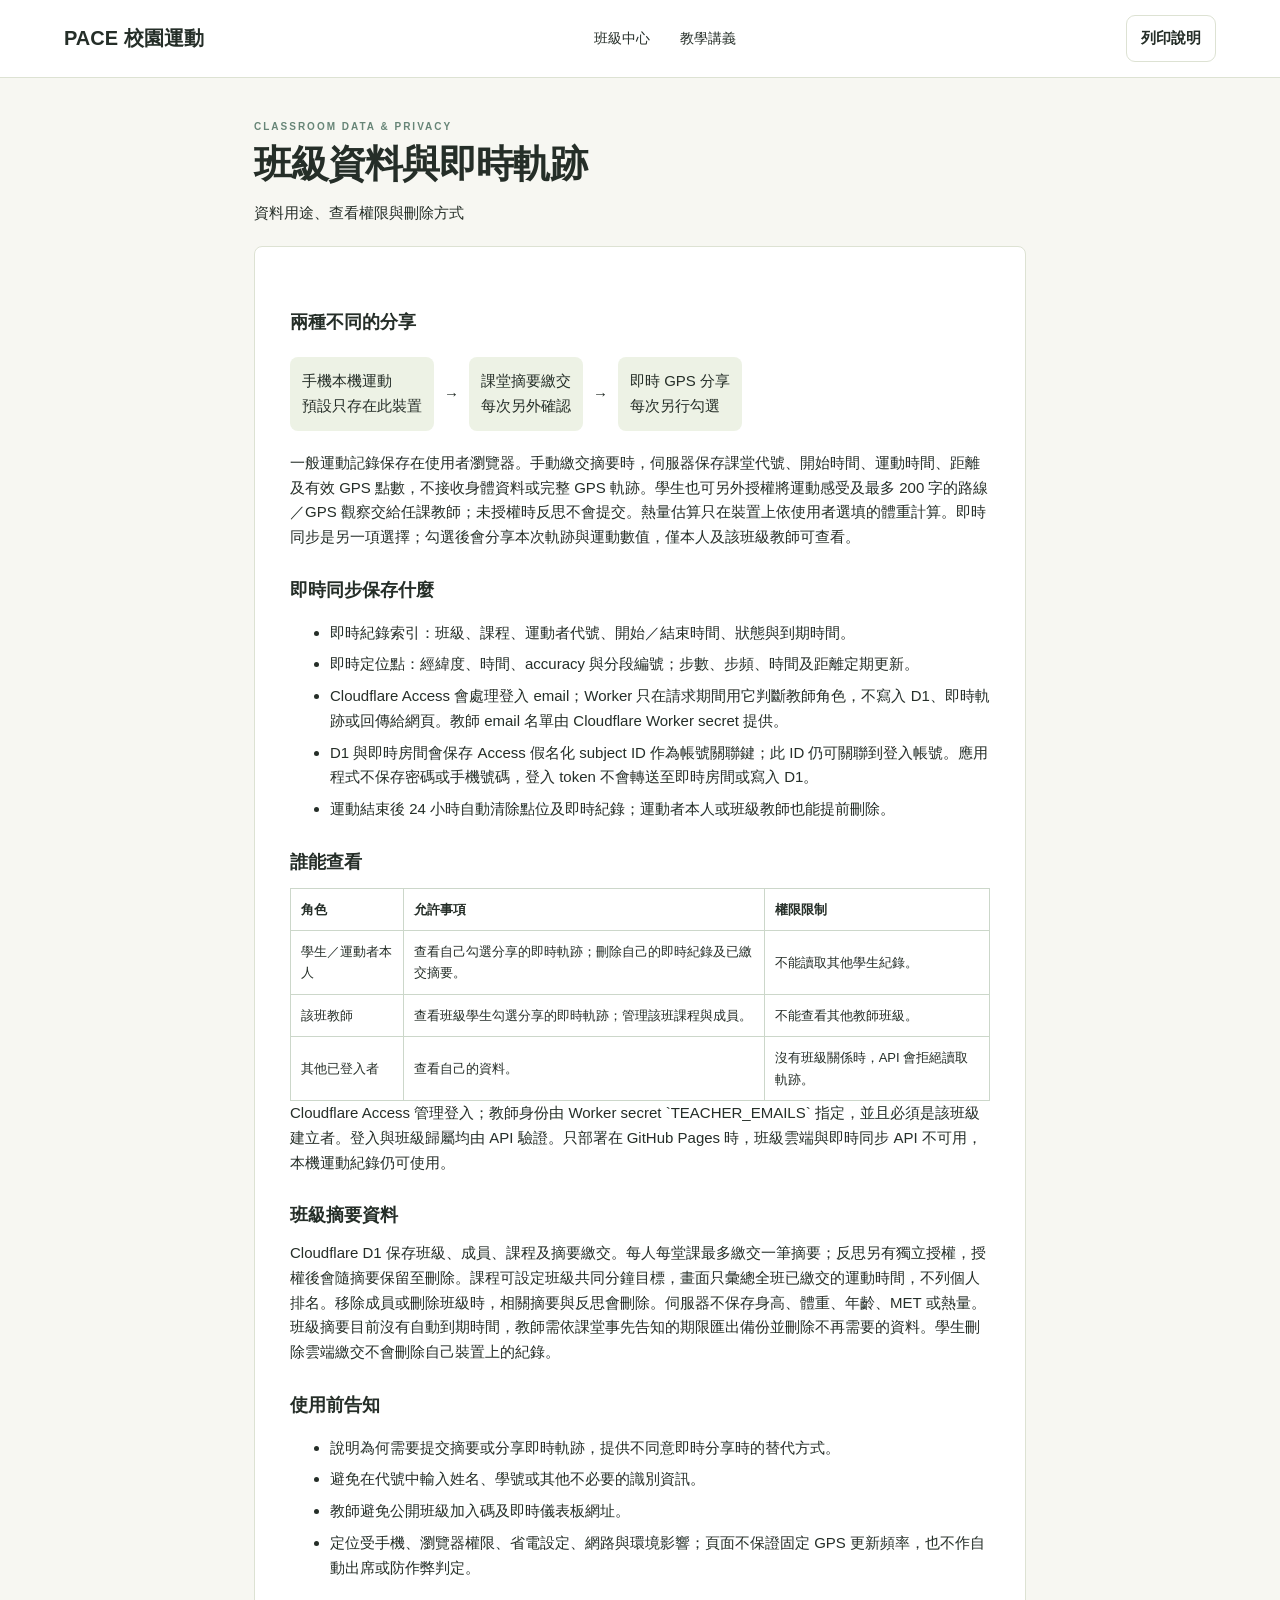
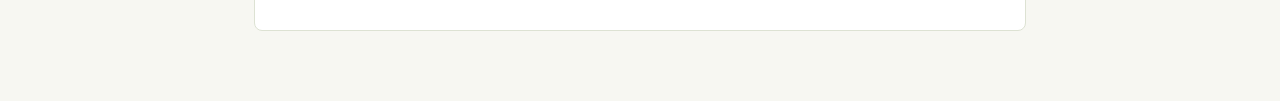
<file: database.html>
<!doctype html>
<html lang="zh-Hant">
<head><meta charset="utf-8"><meta name="viewport" content="width=device-width,initial-scale=1"><link rel="stylesheet" href="document.css"><title>班級資料與即時同步 · PACE</title></head>
<body><header><a class="brand" href="index.html">PACE 校園運動</a><nav><a href="classroom.html">班級中心</a><a href="handout.html">教學講義</a></nav><button onclick="window.print()">列印說明</button></header>
<main class="doc"><span class="eyebrow">CLASSROOM DATA & PRIVACY</span><h1>班級資料與即時軌跡</h1><p>資料用途、查看權限與刪除方式</p><article>
<h2>兩種不同的分享</h2><div class="diagram"><span>手機本機運動<br>預設只存在此裝置</span>→<span>課堂摘要繳交<br>每次另外確認</span>→<span>即時 GPS 分享<br>每次另行勾選</span></div>
<p>一般運動記錄保存在使用者瀏覽器。手動繳交摘要時，伺服器保存課堂代號、開始時間、運動時間、距離及有效 GPS 點數，不接收身體資料或完整 GPS 軌跡。學生也可另外授權將運動感受及最多 200 字的路線／GPS 觀察交給任課教師；未授權時反思不會提交。熱量估算只在裝置上依使用者選填的體重計算。即時同步是另一項選擇；勾選後會分享本次軌跡與運動數值，僅本人及該班級教師可查看。</p>
<h2>即時同步保存什麼</h2><ul><li>即時紀錄索引：班級、課程、運動者代號、開始／結束時間、狀態與到期時間。</li><li>即時定位點：經緯度、時間、accuracy 與分段編號；步數、步頻、時間及距離定期更新。</li><li>Cloudflare Access 會處理登入 email；Worker 只在請求期間用它判斷教師角色，不寫入 D1、即時軌跡或回傳給網頁。教師 email 名單由 Cloudflare Worker secret 提供。</li><li>D1 與即時房間會保存 Access 假名化 subject ID 作為帳號關聯鍵；此 ID 仍可關聯到登入帳號。應用程式不保存密碼或手機號碼，登入 token 不會轉送至即時房間或寫入 D1。</li><li>運動結束後 24 小時自動清除點位及即時紀錄；運動者本人或班級教師也能提前刪除。</li></ul>
<h2>誰能查看</h2><table><tr><th>角色</th><th>允許事項</th><th>權限限制</th></tr><tr><td>學生／運動者本人</td><td>查看自己勾選分享的即時軌跡；刪除自己的即時紀錄及已繳交摘要。</td><td>不能讀取其他學生紀錄。</td></tr><tr><td>該班教師</td><td>查看班級學生勾選分享的即時軌跡；管理該班課程與成員。</td><td>不能查看其他教師班級。</td></tr><tr><td>其他已登入者</td><td>查看自己的資料。</td><td>沒有班級關係時，API 會拒絕讀取軌跡。</td></tr></table>
<p>Cloudflare Access 管理登入；教師身份由 Worker secret `TEACHER_EMAILS` 指定，並且必須是該班級建立者。登入與班級歸屬均由 API 驗證。只部署在 GitHub Pages 時，班級雲端與即時同步 API 不可用，本機運動紀錄仍可使用。</p>
<h2>班級摘要資料</h2><p>Cloudflare D1 保存班級、成員、課程及摘要繳交。每人每堂課最多繳交一筆摘要；反思另有獨立授權，授權後會隨摘要保留至刪除。課程可設定班級共同分鐘目標，畫面只彙總全班已繳交的運動時間，不列個人排名。移除成員或刪除班級時，相關摘要與反思會刪除。伺服器不保存身高、體重、年齡、MET 或熱量。班級摘要目前沒有自動到期時間，教師需依課堂事先告知的期限匯出備份並刪除不再需要的資料。學生刪除雲端繳交不會刪除自己裝置上的紀錄。</p>
<h2>使用前告知</h2><ul><li>說明為何需要提交摘要或分享即時軌跡，提供不同意即時分享時的替代方式。</li><li>避免在代號中輸入姓名、學號或其他不必要的識別資訊。</li><li>教師避免公開班級加入碼及即時儀表板網址。</li><li>定位受手機、瀏覽器權限、省電設定、網路與環境影響；頁面不保證固定 GPS 更新頻率，也不作自動出席或防作弊判定。</li></ul>

</article></main></body></html>
</file>
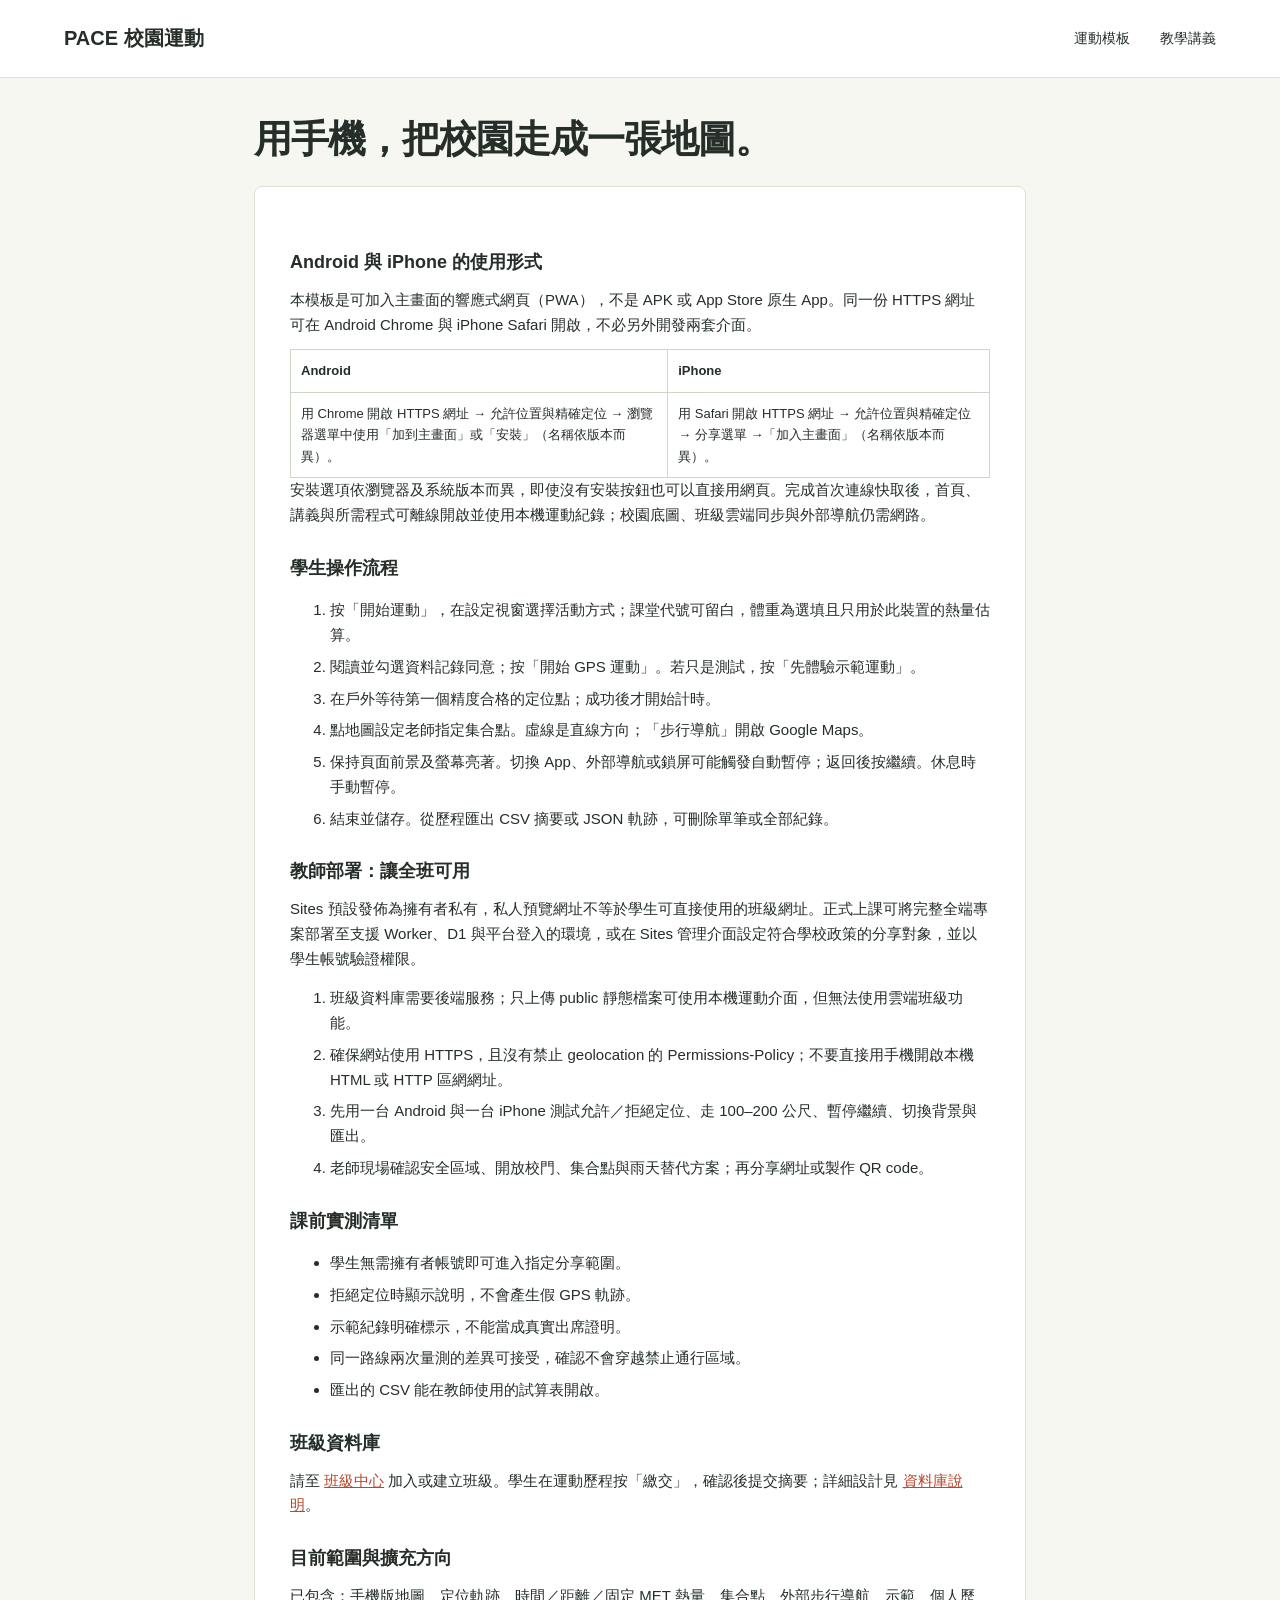
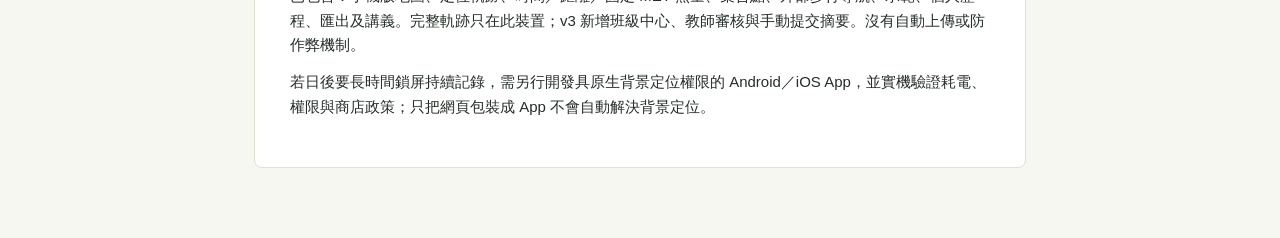
<file: guide.html>
<!doctype html><html lang="zh-Hant"><head><meta charset="utf-8"><meta name="viewport" content="width=device-width,initial-scale=1"><link rel="stylesheet" href="document.css"><title>手機使用與部署說明｜校園動起來</title></head><body><header><a class="brand" href="./">PACE 校園運動</a><nav><a href="./">運動模板</a><a href="handout.html">教學講義</a></nav></header><main class="doc"><h1>用手機，把校園走成一張地圖。</h1><article><h2>Android 與 iPhone 的使用形式</h2><p>本模板是可加入主畫面的響應式網頁（PWA），不是 APK 或 App Store 原生 App。同一份 HTTPS 網址可在 Android Chrome 與 iPhone Safari 開啟，不必另外開發兩套介面。</p><table><tr><th>Android</th><th>iPhone</th></tr><tr><td>用 Chrome 開啟 HTTPS 網址 → 允許位置與精確定位 → 瀏覽器選單中使用「加到主畫面」或「安裝」（名稱依版本而異）。</td><td>用 Safari 開啟 HTTPS 網址 → 允許位置與精確定位 → 分享選單 →「加入主畫面」（名稱依版本而異）。</td></tr></table><p>安裝選項依瀏覽器及系統版本而異，即使沒有安裝按鈕也可以直接用網頁。完成首次連線快取後，首頁、講義與所需程式可離線開啟並使用本機運動紀錄；校園底圖、班級雲端同步與外部導航仍需網路。</p><h2>學生操作流程</h2><ol><li>按「開始運動」，在設定視窗選擇活動方式；課堂代號可留白，體重為選填且只用於此裝置的熱量估算。</li><li>閱讀並勾選資料記錄同意；按「開始 GPS 運動」。若只是測試，按「先體驗示範運動」。</li><li>在戶外等待第一個精度合格的定位點；成功後才開始計時。</li><li>點地圖設定老師指定集合點。虛線是直線方向；「步行導航」開啟 Google Maps。</li><li>保持頁面前景及螢幕亮著。切換 App、外部導航或鎖屏可能觸發自動暫停；返回後按繼續。休息時手動暫停。</li><li>結束並儲存。從歷程匯出 CSV 摘要或 JSON 軌跡，可刪除單筆或全部紀錄。</li></ol><h2>教師部署：讓全班可用</h2><p>Sites 預設發佈為擁有者私有，私人預覽網址不等於學生可直接使用的班級網址。正式上課可將完整全端專案部署至支援 Worker、D1 與平台登入的環境，或在 Sites 管理介面設定符合學校政策的分享對象，並以學生帳號驗證權限。</p><ol><li>班級資料庫需要後端服務；只上傳 public 靜態檔案可使用本機運動介面，但無法使用雲端班級功能。</li><li>確保網站使用 HTTPS，且沒有禁止 geolocation 的 Permissions-Policy；不要直接用手機開啟本機 HTML 或 HTTP 區網網址。</li><li>先用一台 Android 與一台 iPhone 測試允許／拒絕定位、走 100–200 公尺、暫停繼續、切換背景與匯出。</li><li>老師現場確認安全區域、開放校門、集合點與雨天替代方案；再分享網址或製作 QR code。</li></ol><h2>課前實測清單</h2><ul><li>學生無需擁有者帳號即可進入指定分享範圍。</li><li>拒絕定位時顯示說明，不會產生假 GPS 軌跡。</li><li>示範紀錄明確標示，不能當成真實出席證明。</li><li>同一路線兩次量測的差異可接受，確認不會穿越禁止通行區域。</li><li>匯出的 CSV 能在教師使用的試算表開啟。</li></ul><h2>班級資料庫</h2><p>請至 <a href="classroom.html">班級中心</a> 加入或建立班級。學生在運動歷程按「繳交」，確認後提交摘要；詳細設計見 <a href="database.html">資料庫說明</a>。</p><h2>目前範圍與擴充方向</h2><p>已包含：手機版地圖、定位軌跡、時間／距離／固定 MET 熱量、集合點、外部步行導航、示範、個人歷程、匯出及講義。完整軌跡只在此裝置；v3 新增班級中心、教師審核與手動提交摘要。沒有自動上傳或防作弊機制。</p><p>若日後要長時間鎖屏持續記錄，需另行開發具原生背景定位權限的 Android／iOS App，並實機驗證耗電、權限與商店政策；只把網頁包裝成 App 不會自動解決背景定位。</p></article></main></body></html>
</file>
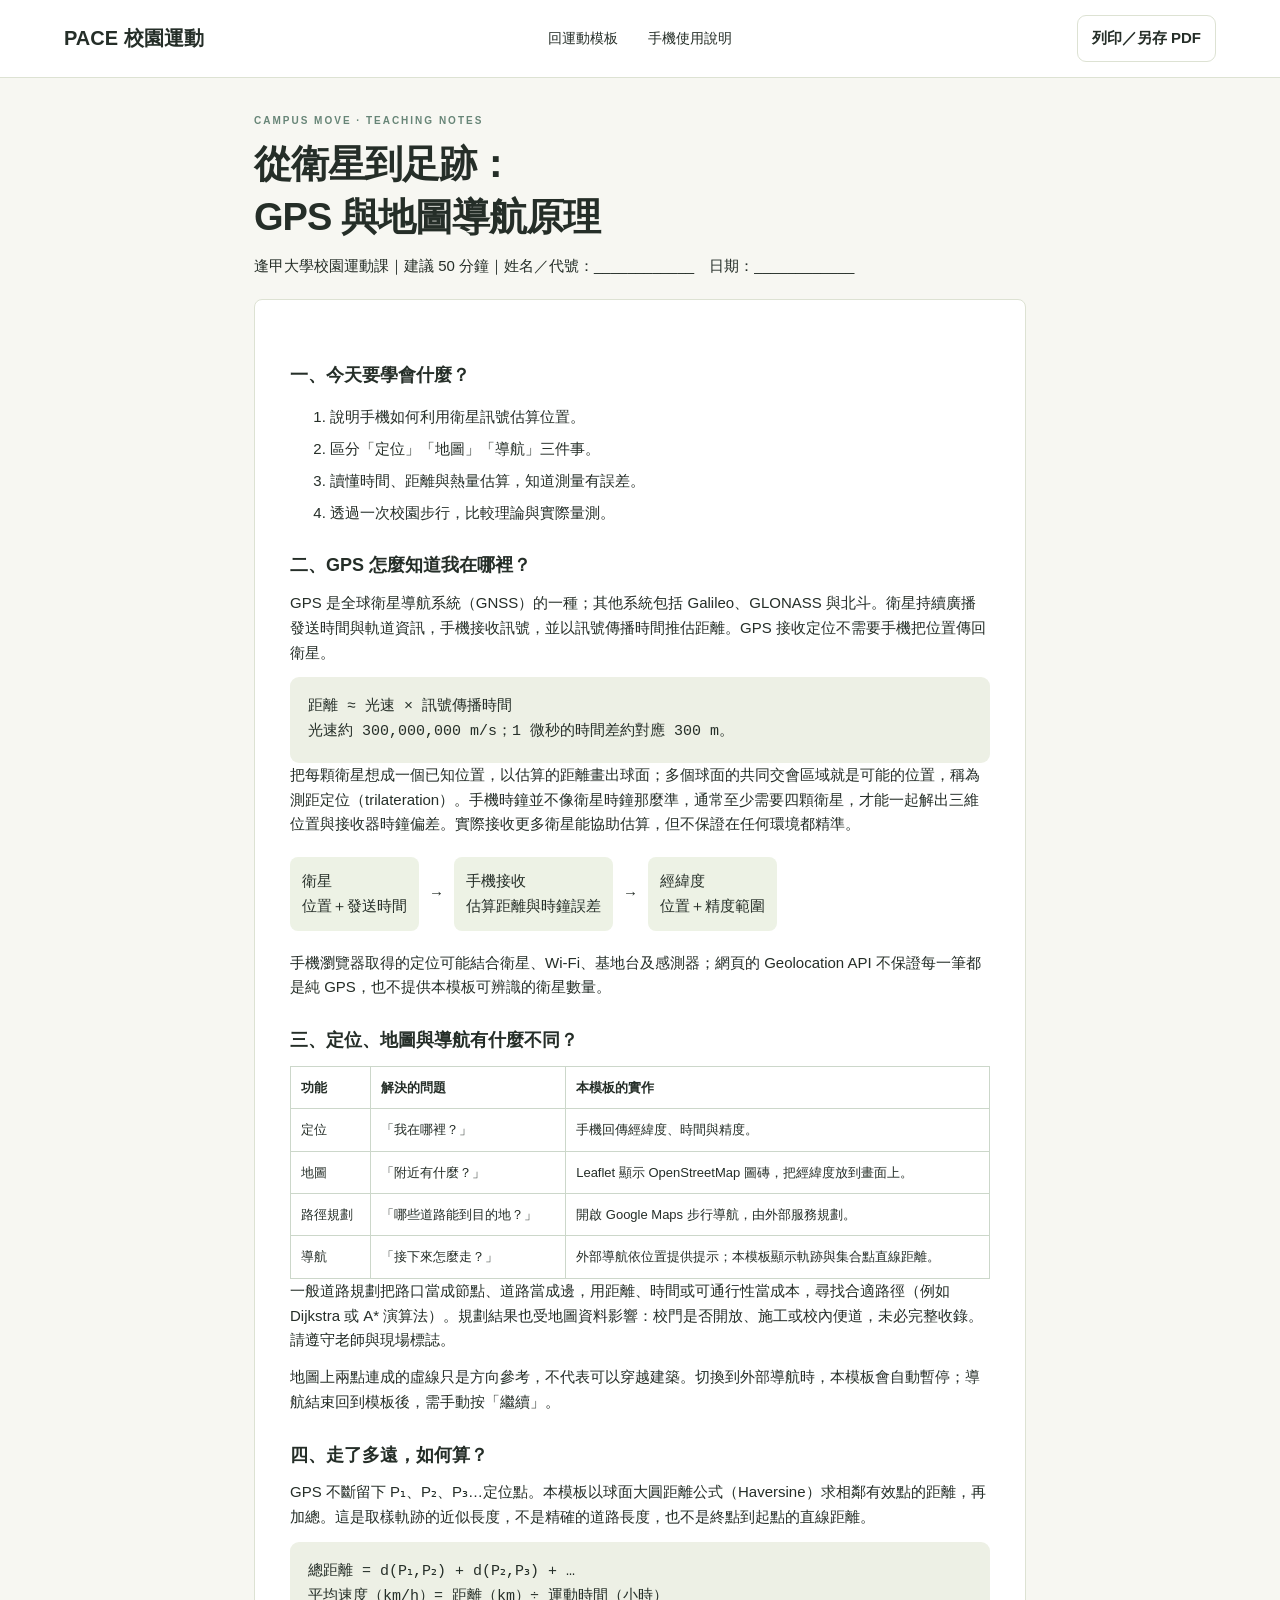
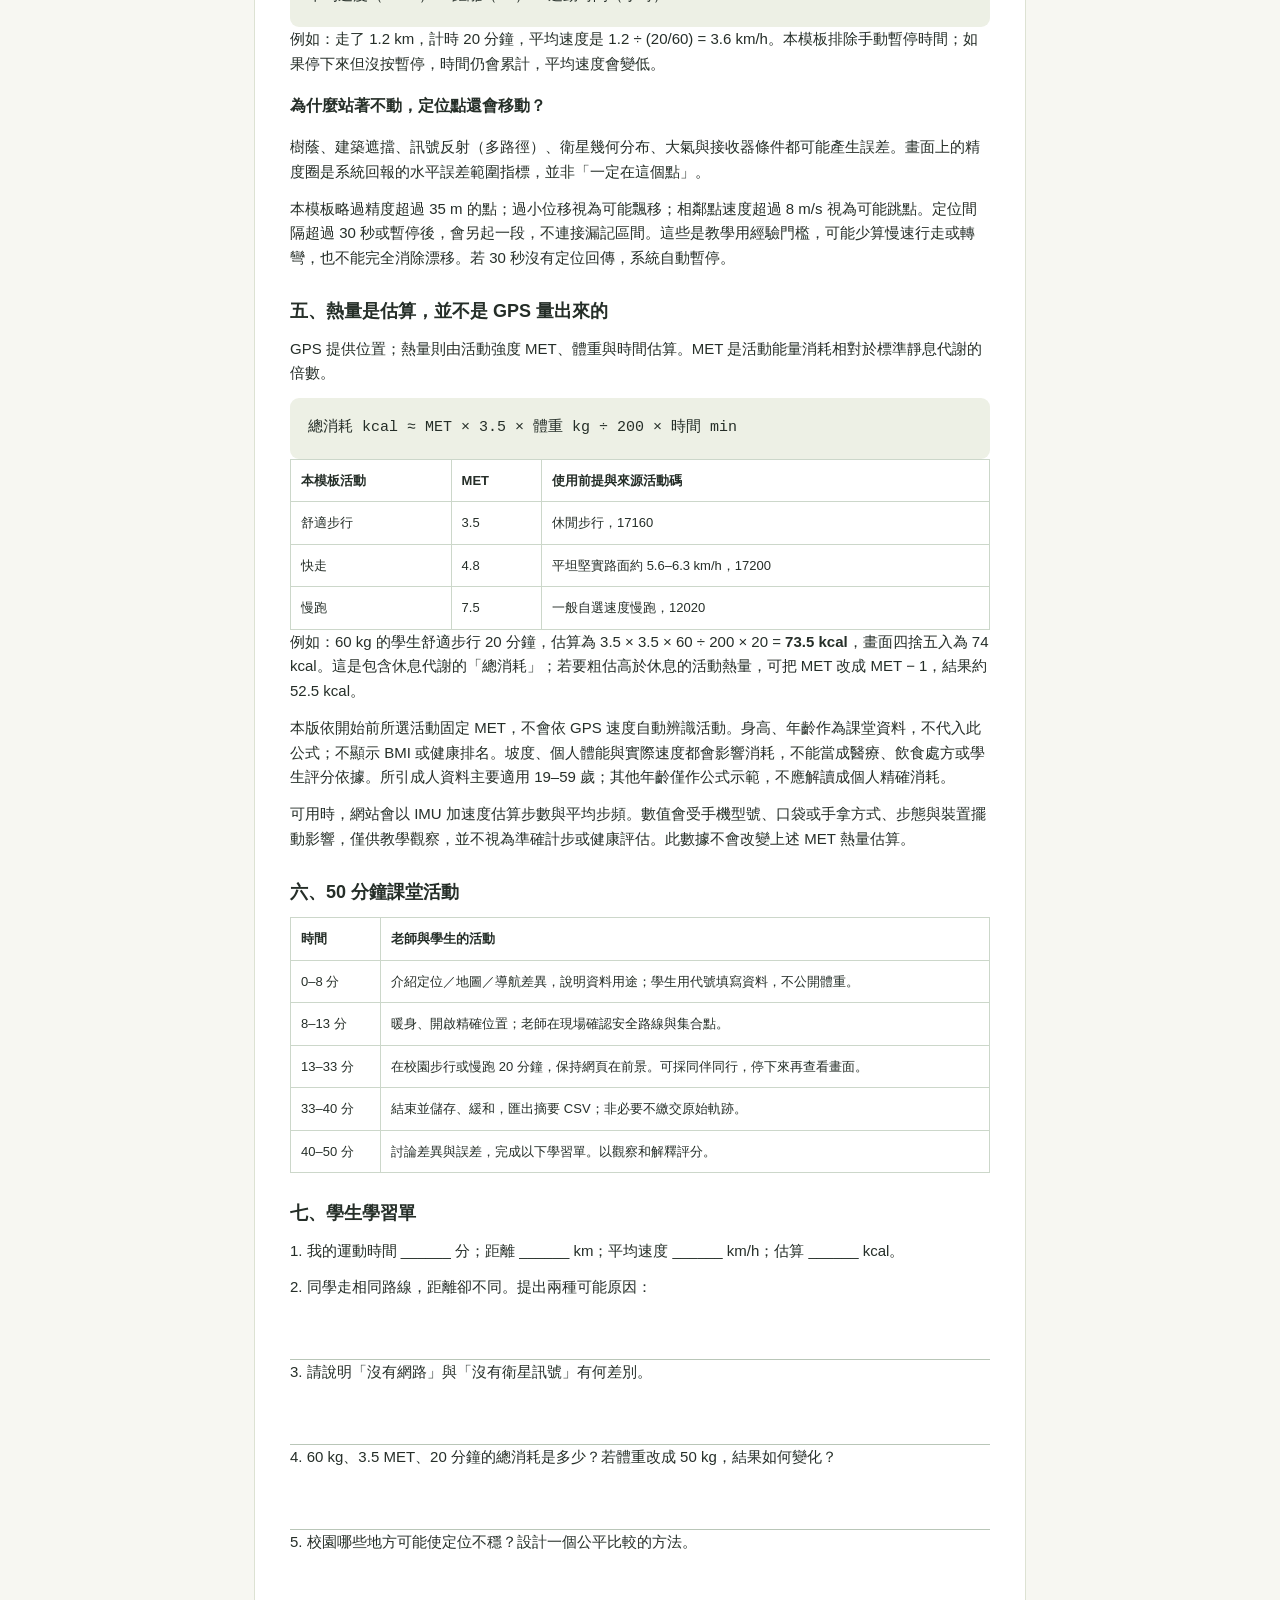
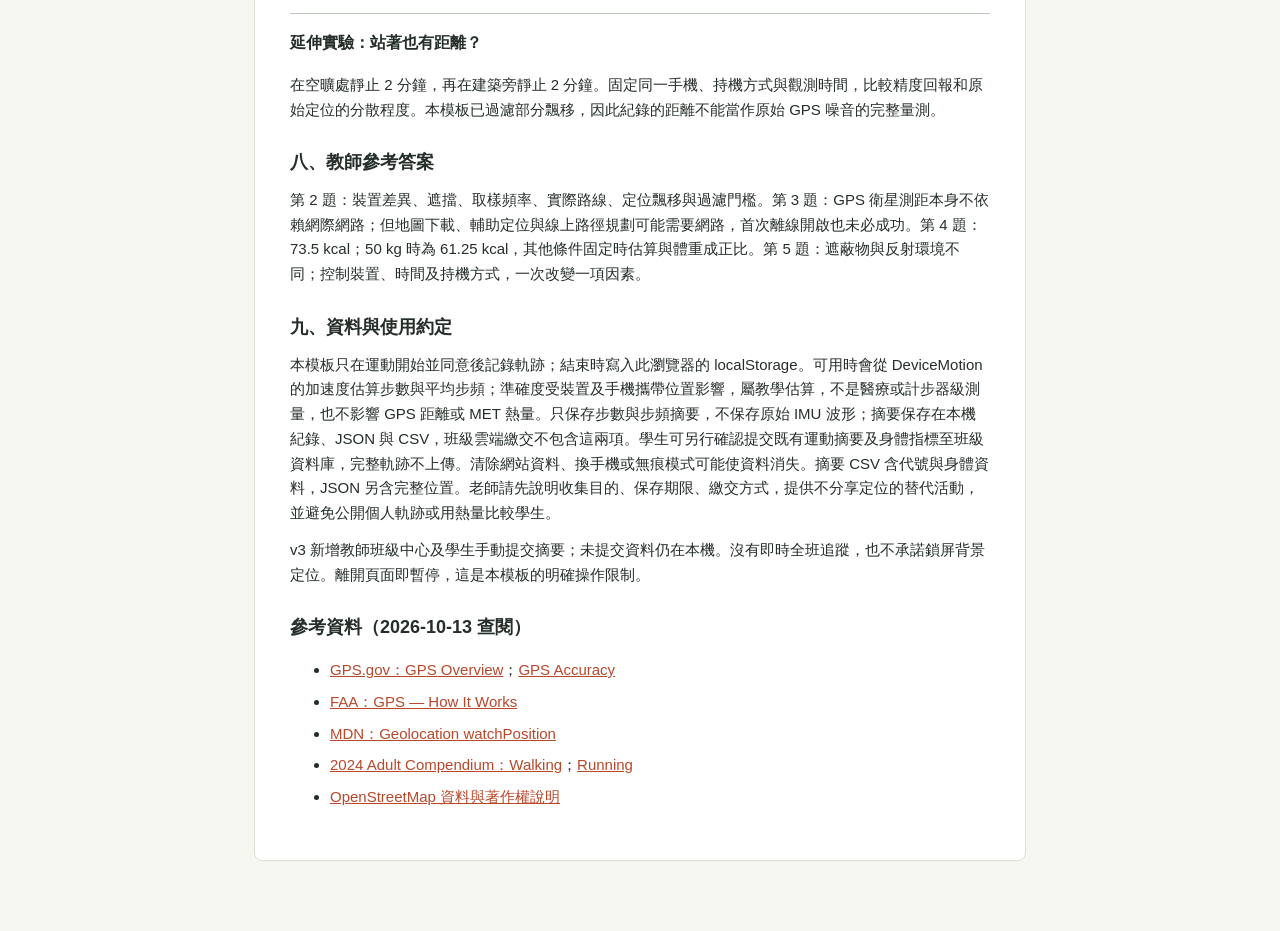
<file: handout.html>
<!doctype html><html lang="zh-Hant"><head><meta charset="utf-8"><meta name="viewport" content="width=device-width,initial-scale=1"><link rel="stylesheet" href="document.css"><title>GPS 與地圖導航原理｜教學講義</title></head><body><header><a class="brand" href="./">PACE 校園運動</a><nav><a href="./">回運動模板</a><a href="guide.html">手機使用說明</a></nav><button onclick="window.print()">列印／另存 PDF</button></header><main class="doc"><p class="eyebrow">CAMPUS MOVE · TEACHING NOTES</p><h1>從衛星到足跡：<br>GPS 與地圖導航原理</h1><p>逢甲大學校園運動課｜建議 50 分鐘｜姓名／代號：____________　日期：____________</p><article>
<h2>一、今天要學會什麼？</h2><ol><li>說明手機如何利用衛星訊號估算位置。</li><li>區分「定位」「地圖」「導航」三件事。</li><li>讀懂時間、距離與熱量估算，知道測量有誤差。</li><li>透過一次校園步行，比較理論與實際量測。</li></ol>
<h2>二、GPS 怎麼知道我在哪裡？</h2><p>GPS 是全球衛星導航系統（GNSS）的一種；其他系統包括 Galileo、GLONASS 與北斗。衛星持續廣播發送時間與軌道資訊，手機接收訊號，並以訊號傳播時間推估距離。GPS 接收定位不需要手機把位置傳回衛星。</p><div class="formula">距離 ≈ 光速 × 訊號傳播時間<br>光速約 300,000,000 m/s；1 微秒的時間差約對應 300 m。</div><p>把每顆衛星想成一個已知位置，以估算的距離畫出球面；多個球面的共同交會區域就是可能的位置，稱為測距定位（trilateration）。手機時鐘並不像衛星時鐘那麼準，通常至少需要四顆衛星，才能一起解出三維位置與接收器時鐘偏差。實際接收更多衛星能協助估算，但不保證在任何環境都精準。</p><div class="diagram"><span>衛星<br>位置＋發送時間</span>→<span>手機接收<br>估算距離與時鐘誤差</span>→<span>經緯度<br>位置＋精度範圍</span></div><p>手機瀏覽器取得的定位可能結合衛星、Wi-Fi、基地台及感測器；網頁的 Geolocation API 不保證每一筆都是純 GPS，也不提供本模板可辨識的衛星數量。</p>
<h2>三、定位、地圖與導航有什麼不同？</h2><table><thead><tr><th>功能</th><th>解決的問題</th><th>本模板的實作</th></tr></thead><tbody><tr><td>定位</td><td>「我在哪裡？」</td><td>手機回傳經緯度、時間與精度。</td></tr><tr><td>地圖</td><td>「附近有什麼？」</td><td>Leaflet 顯示 OpenStreetMap 圖磚，把經緯度放到畫面上。</td></tr><tr><td>路徑規劃</td><td>「哪些道路能到目的地？」</td><td>開啟 Google Maps 步行導航，由外部服務規劃。</td></tr><tr><td>導航</td><td>「接下來怎麼走？」</td><td>外部導航依位置提供提示；本模板顯示軌跡與集合點直線距離。</td></tr></tbody></table><p>一般道路規劃把路口當成節點、道路當成邊，用距離、時間或可通行性當成本，尋找合適路徑（例如 Dijkstra 或 A* 演算法）。規劃結果也受地圖資料影響：校門是否開放、施工或校內便道，未必完整收錄。請遵守老師與現場標誌。</p><p>地圖上兩點連成的虛線只是方向參考，不代表可以穿越建築。切換到外部導航時，本模板會自動暫停；導航結束回到模板後，需手動按「繼續」。</p>
<h2>四、走了多遠，如何算？</h2><p>GPS 不斷留下 P₁、P₂、P₃…定位點。本模板以球面大圓距離公式（Haversine）求相鄰有效點的距離，再加總。這是取樣軌跡的近似長度，不是精確的道路長度，也不是終點到起點的直線距離。</p><div class="formula">總距離 = d(P₁,P₂) + d(P₂,P₃) + …<br>平均速度（km/h）= 距離（km）÷ 運動時間（小時）</div><p>例如：走了 1.2 km，計時 20 分鐘，平均速度是 1.2 ÷ (20/60) = 3.6 km/h。本模板排除手動暫停時間；如果停下來但沒按暫停，時間仍會累計，平均速度會變低。</p><h3>為什麼站著不動，定位點還會移動？</h3><p>樹蔭、建築遮擋、訊號反射（多路徑）、衛星幾何分布、大氣與接收器條件都可能產生誤差。畫面上的精度圈是系統回報的水平誤差範圍指標，並非「一定在這個點」。</p><p>本模板略過精度超過 35 m 的點；過小位移視為可能飄移；相鄰點速度超過 8 m/s 視為可能跳點。定位間隔超過 30 秒或暫停後，會另起一段，不連接漏記區間。這些是教學用經驗門檻，可能少算慢速行走或轉彎，也不能完全消除漂移。若 30 秒沒有定位回傳，系統自動暫停。</p>
<h2>五、熱量是估算，並不是 GPS 量出來的</h2><p>GPS 提供位置；熱量則由活動強度 MET、體重與時間估算。MET 是活動能量消耗相對於標準靜息代謝的倍數。</p><div class="formula">總消耗 kcal ≈ MET × 3.5 × 體重 kg ÷ 200 × 時間 min</div><table><thead><tr><th>本模板活動</th><th>MET</th><th>使用前提與來源活動碼</th></tr></thead><tbody><tr><td>舒適步行</td><td>3.5</td><td>休閒步行，17160</td></tr><tr><td>快走</td><td>4.8</td><td>平坦堅實路面約 5.6–6.3 km/h，17200</td></tr><tr><td>慢跑</td><td>7.5</td><td>一般自選速度慢跑，12020</td></tr></tbody></table><p>例如：60 kg 的學生舒適步行 20 分鐘，估算為 3.5 × 3.5 × 60 ÷ 200 × 20 = <strong>73.5 kcal</strong>，畫面四捨五入為 74 kcal。這是包含休息代謝的「總消耗」；若要粗估高於休息的活動熱量，可把 MET 改成 MET − 1，結果約 52.5 kcal。</p><p>本版依開始前所選活動固定 MET，不會依 GPS 速度自動辨識活動。身高、年齡作為課堂資料，不代入此公式；不顯示 BMI 或健康排名。坡度、個人體能與實際速度都會影響消耗，不能當成醫療、飲食處方或學生評分依據。所引成人資料主要適用 19–59 歲；其他年齡僅作公式示範，不應解讀成個人精確消耗。</p>
<p>可用時，網站會以 IMU 加速度估算步數與平均步頻。數值會受手機型號、口袋或手拿方式、步態與裝置擺動影響，僅供教學觀察，並不視為準確計步或健康評估。此數據不會改變上述 MET 熱量估算。</p>
<h2>六、50 分鐘課堂活動</h2><table><thead><tr><th>時間</th><th>老師與學生的活動</th></tr></thead><tbody><tr><td>0–8 分</td><td>介紹定位／地圖／導航差異，說明資料用途；學生用代號填寫資料，不公開體重。</td></tr><tr><td>8–13 分</td><td>暖身、開啟精確位置；老師在現場確認安全路線與集合點。</td></tr><tr><td>13–33 分</td><td>在校園步行或慢跑 20 分鐘，保持網頁在前景。可採同伴同行，停下來再查看畫面。</td></tr><tr><td>33–40 分</td><td>結束並儲存、緩和，匯出摘要 CSV；非必要不繳交原始軌跡。</td></tr><tr><td>40–50 分</td><td>討論差異與誤差，完成以下學習單。以觀察和解釋評分。</td></tr></tbody></table>
<h2>七、學生學習單</h2><p>1. 我的運動時間 ______ 分；距離 ______ km；平均速度 ______ km/h；估算 ______ kcal。</p><p>2. 同學走相同路線，距離卻不同。提出兩種可能原因：</p><div class="answer"></div><p>3. 請說明「沒有網路」與「沒有衛星訊號」有何差別。</p><div class="answer"></div><p>4. 60 kg、3.5 MET、20 分鐘的總消耗是多少？若體重改成 50 kg，結果如何變化？</p><div class="answer"></div><p>5. 校園哪些地方可能使定位不穩？設計一個公平比較的方法。</p><div class="answer"></div><h3>延伸實驗：站著也有距離？</h3><p>在空曠處靜止 2 分鐘，再在建築旁靜止 2 分鐘。固定同一手機、持機方式與觀測時間，比較精度回報和原始定位的分散程度。本模板已過濾部分飄移，因此紀錄的距離不能當作原始 GPS 噪音的完整量測。</p>
<h2>八、教師參考答案</h2><p>第 2 題：裝置差異、遮擋、取樣頻率、實際路線、定位飄移與過濾門檻。第 3 題：GPS 衛星測距本身不依賴網際網路；但地圖下載、輔助定位與線上路徑規劃可能需要網路，首次離線開啟也未必成功。第 4 題：73.5 kcal；50 kg 時為 61.25 kcal，其他條件固定時估算與體重成正比。第 5 題：遮蔽物與反射環境不同；控制裝置、時間及持機方式，一次改變一項因素。</p>
<h2>九、資料與使用約定</h2><p>本模板只在運動開始並同意後記錄軌跡；結束時寫入此瀏覽器的 localStorage。可用時會從 DeviceMotion 的加速度估算步數與平均步頻；準確度受裝置及手機攜帶位置影響，屬教學估算，不是醫療或計步器級測量，也不影響 GPS 距離或 MET 熱量。只保存步數與步頻摘要，不保存原始 IMU 波形；摘要保存在本機紀錄、JSON 與 CSV，班級雲端繳交不包含這兩項。學生可另行確認提交既有運動摘要及身體指標至班級資料庫，完整軌跡不上傳。清除網站資料、換手機或無痕模式可能使資料消失。摘要 CSV 含代號與身體資料，JSON 另含完整位置。老師請先說明收集目的、保存期限、繳交方式，提供不分享定位的替代活動，並避免公開個人軌跡或用熱量比較學生。</p><p>v3 新增教師班級中心及學生手動提交摘要；未提交資料仍在本機。沒有即時全班追蹤，也不承諾鎖屏背景定位。離開頁面即暫停，這是本模板的明確操作限制。</p>
<h2>參考資料（2026-10-13 查閱）</h2><ul><li><a href="https://www.gps.gov/systems/gps/index.php">GPS.gov：GPS Overview</a>；<a href="https://www.gps.gov/gps-accuracy">GPS Accuracy</a></li><li><a href="https://www.faa.gov/about/office_org/headquarters_offices/ato/service_units/techops/navservices/gnss/gps/howitworks">FAA：GPS — How It Works</a></li><li><a href="https://developer.mozilla.org/en-US/docs/Web/API/Geolocation/watchPosition">MDN：Geolocation watchPosition</a></li><li><a href="https://pacompendium.com/walking/">2024 Adult Compendium：Walking</a>；<a href="https://pacompendium.com/running/">Running</a></li><li><a href="https://www.openstreetmap.org/copyright">OpenStreetMap 資料與著作權說明</a></li></ul></article></main></body></html>
</file>
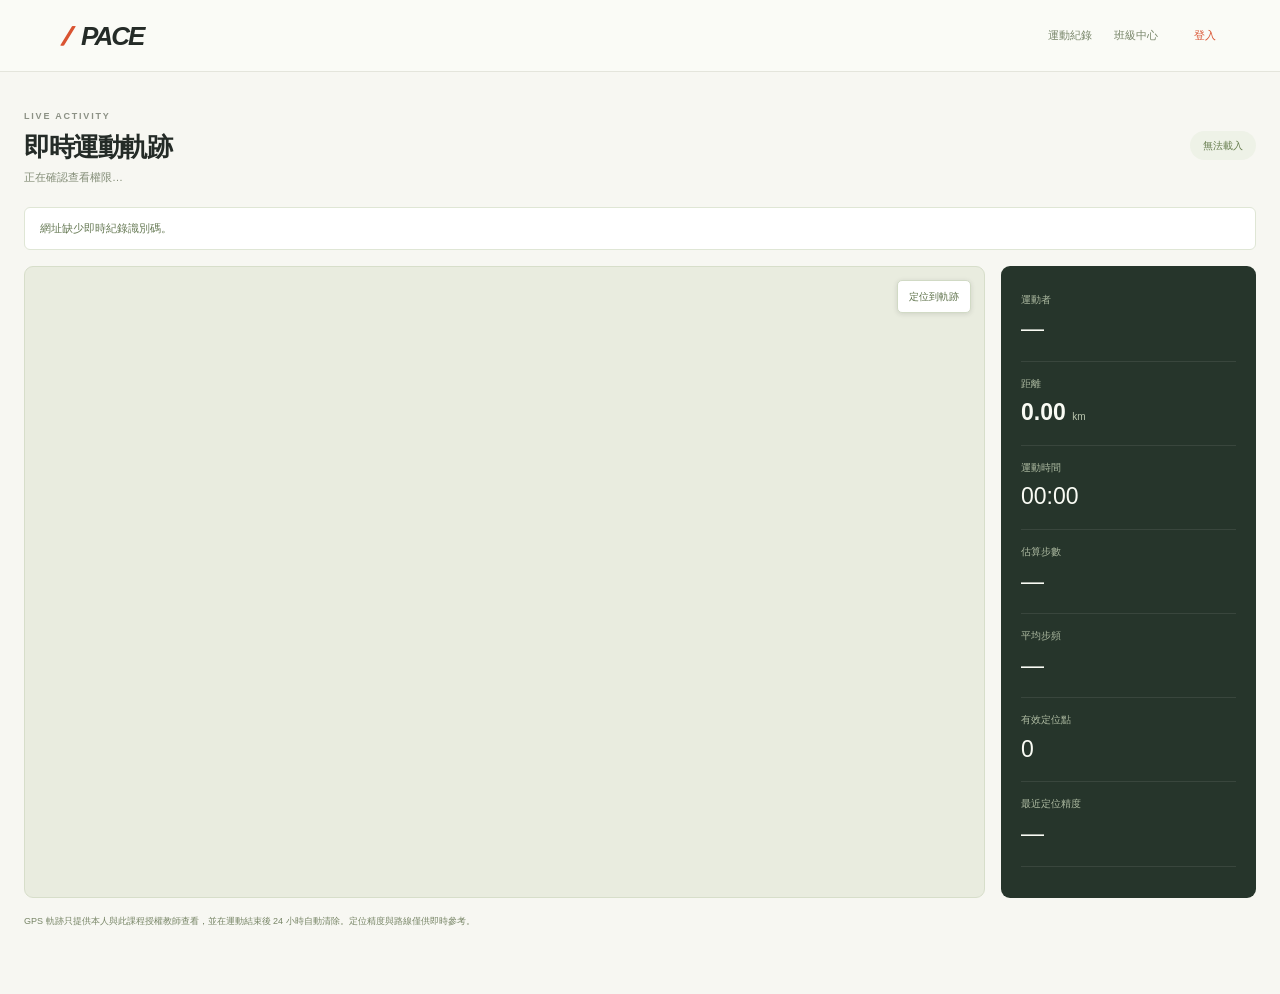
<file: live.html>
<!doctype html>
<html lang="zh-Hant">
<head>
  <meta charset="utf-8">
  <meta name="viewport" content="width=device-width,initial-scale=1">
  <meta name="theme-color" content="#f7f7f2">
  <link rel="stylesheet" href="style.css">
  <link rel="stylesheet" href="vendor/leaflet.css">
  <link rel="stylesheet" href="live.css">
  <title>即時運動儀表板 · PACE</title>
</head>
<body class="live-page">
  <header class="live-header">
    <a class="brand" href="index.html"><span class="brand-symbol">//</span>PACE</a>
    <nav><a href="index.html">運動紀錄</a><a href="classroom.html">班級中心</a></nav>
    <a href="/api/classroom?op=login" id="liveLogin">登入</a>
  </header>
  <main class="live-main">
    <div class="live-heading">
      <div><span class="overline">LIVE ACTIVITY</span><h1 id="liveTitle">即時運動軌跡</h1><p id="liveSubtitle">正在確認查看權限…</p></div>
      <div class="live-status-pill" id="liveStatus">連線中</div>
    </div>
    <div id="liveMessage" class="live-message" role="status" aria-live="polite">正在載入這筆即時紀錄。</div>
    <section class="live-layout">
      <div class="live-map-card">
        <div id="liveMap" aria-label="即時 GPS 軌跡地圖"></div>
        <button id="centerTrack" class="live-center" type="button">定位到軌跡</button>
      </div>
      <aside class="live-stats-card">
        <div><span>運動者</span><strong id="liveAlias">—</strong></div>
        <div><span>距離</span><strong><b id="liveDistance">0.00</b> <small>km</small></strong></div>
        <div><span>運動時間</span><strong id="liveElapsed">00:00</strong></div>
        <div><span>估算步數</span><strong id="liveSteps">—</strong></div>
        <div><span>平均步頻</span><strong id="liveCadence">—</strong></div>
        <div><span>有效定位點</span><strong id="livePointCount">0</strong></div>
        <div><span>最近定位精度</span><strong id="liveAccuracy">—</strong></div>
        <div class="live-actions"><button id="deleteLive" type="button" hidden>刪除此即時紀錄</button></div>
      </aside>
    </section>
    <p class="live-privacy">GPS 軌跡只提供本人與此課程授權教師查看，並在運動結束後 24 小時自動清除。定位精度與路線僅供即時參考。</p>
  </main>
  <script src="vendor/leaflet.js"></script>
  <script src="tiles.js"></script>
  <script src="api-config.js"></script><script src="api-client.js"></script><script src="live.js"></script>
</body>
</html>
</file>
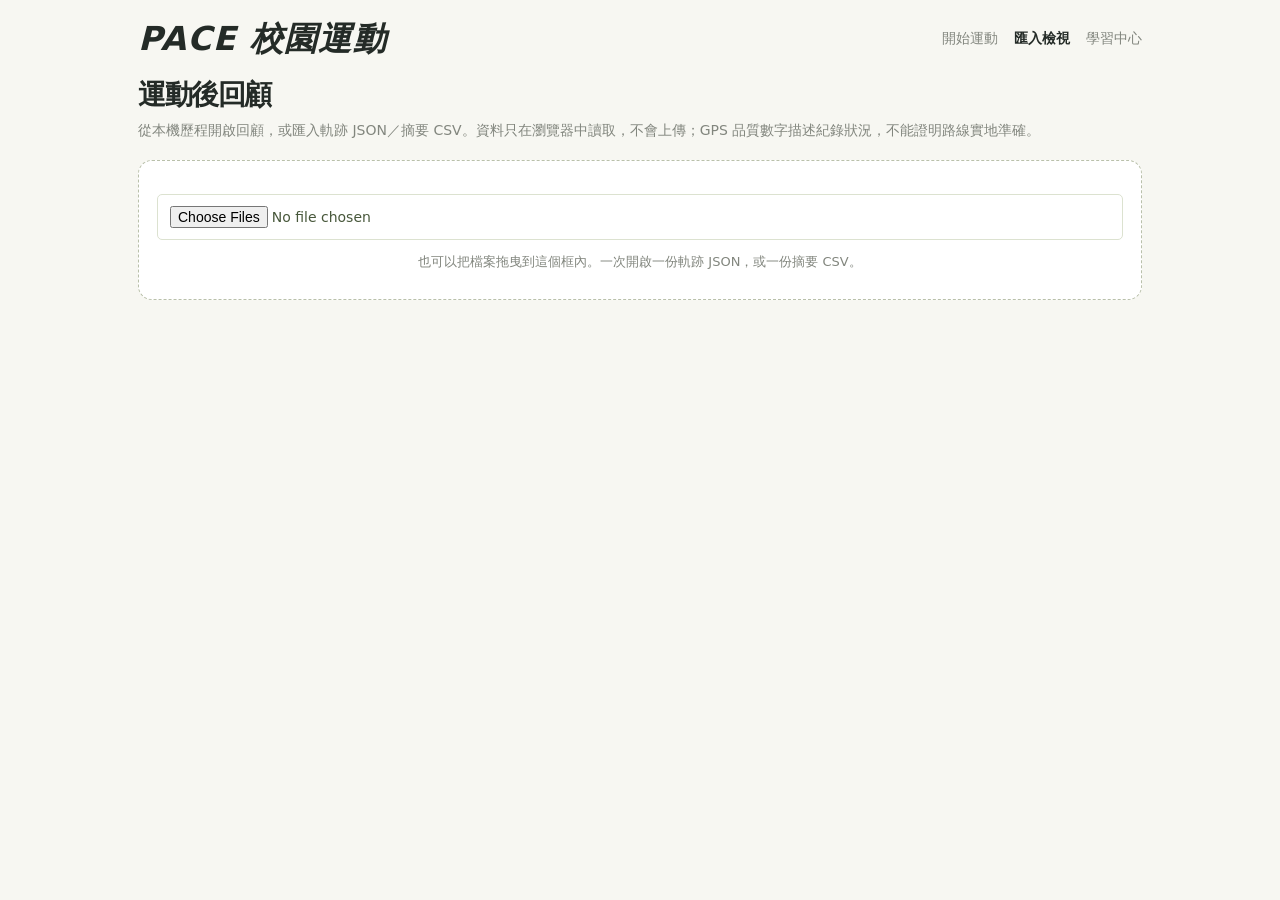
<file: review.html>
<!doctype html>
<html lang="zh-Hant">
<head>
<meta charset="utf-8">
<meta name="viewport" content="width=device-width,initial-scale=1,viewport-fit=cover">
<meta name="theme-color" content="#222824">
<link rel="icon" href="icon.svg" type="image/svg+xml">
<link rel="stylesheet" href="vendor/leaflet.css">
<link rel="stylesheet" href="style.css">
<title>運動後回顧 · PACE 校園運動</title>
<style>
body{background:var(--paper);color:var(--ink);font-family:"PingFang TC","Noto Sans TC","Microsoft JhengHei",system-ui,sans-serif;margin:0}
.review{max-width:1040px;margin:0 auto;padding:22px 18px 64px}
.rtop{display:flex;justify-content:space-between;align-items:center;gap:12px;flex-wrap:wrap;margin-bottom:22px}
.rtop .brand{color:var(--ink);text-decoration:none;font-weight:800;letter-spacing:.04em}
.rtop nav a{color:var(--muted);text-decoration:none;margin-left:16px;font-size:14px}
.rtop nav a.active{color:var(--ink);font-weight:700}
h1{font-size:28px;margin:0 0 6px}
.lead{color:var(--muted);margin:0 0 18px;font-size:14px;line-height:1.6}
.drop{background:#fff;border:1.5px dashed #b9c0aa;border-radius:14px;padding:26px 18px;text-align:center}
.drop input{font:inherit}
#status{margin:12px 0 0;min-height:1.4em;color:var(--muted);font-size:14px}
.card{background:#fff;border:1px solid var(--line);border-radius:14px;padding:16px;margin-top:18px}
.stats{display:grid;grid-template-columns:repeat(5,minmax(0,1fr));gap:10px}
.stats div{background:var(--paper);border-radius:10px;padding:12px}.stats .pace-stat{background:#e8ecdf}.stats .pace-stat strong{color:#46583b}
.stats span{display:block;color:var(--muted);font-size:12px}
.stats strong{font-size:24px}
.stats small{color:var(--muted);font-size:12px;margin-left:4px}
#reviewMap{height:380px;border-radius:12px;margin-top:12px;border:1px solid var(--line)}
dl{display:grid;grid-template-columns:150px 1fr;gap:8px 16px;margin:0;font-size:14px}
dt{color:var(--muted)}
dd{margin:0;word-break:break-word}
.note{color:var(--muted);font-size:13px;line-height:1.6;margin-top:12px}
table{width:100%;border-collapse:collapse;font-size:13px;margin-top:10px}
th,td{border-bottom:1px solid var(--line);padding:7px 6px;text-align:left;white-space:nowrap}
th{color:var(--muted);font-weight:600}
.table-wrap{overflow-x:auto}
.split-list{list-style:none;padding:0;margin:10px 0 0}.split-list li{display:grid;grid-template-columns:minmax(95px,150px) minmax(80px,1fr) auto;gap:12px;align-items:center;padding:8px 0;border-bottom:1px solid var(--line);font-size:12px}.split-bar{height:8px;border-radius:9px;background:#e9eddf;overflow:hidden}.split-bar span{display:block;height:100%;background:#82976a;border-radius:9px}.split-time{font-variant-numeric:tabular-nums;color:var(--muted);white-space:nowrap}.review-title{font-size:16px;margin:0 0 8px}
@media (max-width:640px){.stats{grid-template-columns:repeat(2,minmax(0,1fr))}.stats strong{font-size:21px}dl{grid-template-columns:1fr}dt{margin-top:6px}}
</style>
</head>
<body>
<main class="review">
<header class="rtop">
  <a class="brand" href="index.html">PACE 校園運動</a>
  <nav><a href="index.html">開始運動</a><a class="active" href="review.html">匯入檢視</a><a href="handout.html">學習中心</a></nav>
</header>
<h1>運動後回顧</h1>
<p class="lead">從本機歷程開啟回顧，或匯入軌跡 JSON／摘要 CSV。資料只在瀏覽器中讀取，不會上傳；GPS 品質數字描述紀錄狀況，不能證明路線實地準確。</p>

<section class="drop" id="drop">
  <input id="file" type="file" accept=".json,.csv,application/json,text/csv" multiple>
  <p class="note">也可以把檔案拖曳到這個框內。一次開啟一份軌跡 JSON，或一份摘要 CSV。</p>
</section>
<p id="status" role="status" aria-live="polite"></p>
<a id="backHistory" href="index.html#history" hidden>返回運動紀錄</a>

<section class="card" id="detail" hidden>
  <div class="stats">
    <div><span>累積距離</span><strong id="statDistance">0.00</strong><small>km</small></div>
    <div><span>運動時間</span><strong id="statTime">00:00</strong></div>
    <div class="pace-stat"><span>平均配速</span><strong id="statPace">—:—</strong><small>分/公里</small></div><div><span>平均速度</span><strong id="statSpeed">0.0</strong><small>km/h</small></div>
    <div><span>估算熱量</span><strong id="statKcal">0</strong><small>kcal</small></div>
  </div>
  <div id="reviewMap" aria-label="運動軌跡地圖"></div>
  <p class="note">藍色終點與綠色起點之間為實際記錄的軌跡。若有設定集合點，虛線為終點到集合點的直線距離，不是步行路線。</p>
  <dl id="facts" style="margin-top:14px"></dl>
</section>

<section class="card" id="qualityCard" hidden>
  <h2 class="review-title">GPS 品質與每公里分段</h2>
  <p class="note" id="qualitySummary"></p>
  <ol class="split-list" id="splitList"></ol>
</section>

<section class="card" id="list" hidden>
  <div id="listSummary" class="note"></div>
  <div class="table-wrap"><table><thead id="listHead"></thead><tbody id="listBody"></tbody></table></div>
</section>
</main>
<script src="vendor/leaflet.js"></script>
<script src="tiles.js"></script>
<script src="core.js"></script>
<script src="review.js"></script>
</body>
</html>
</file>
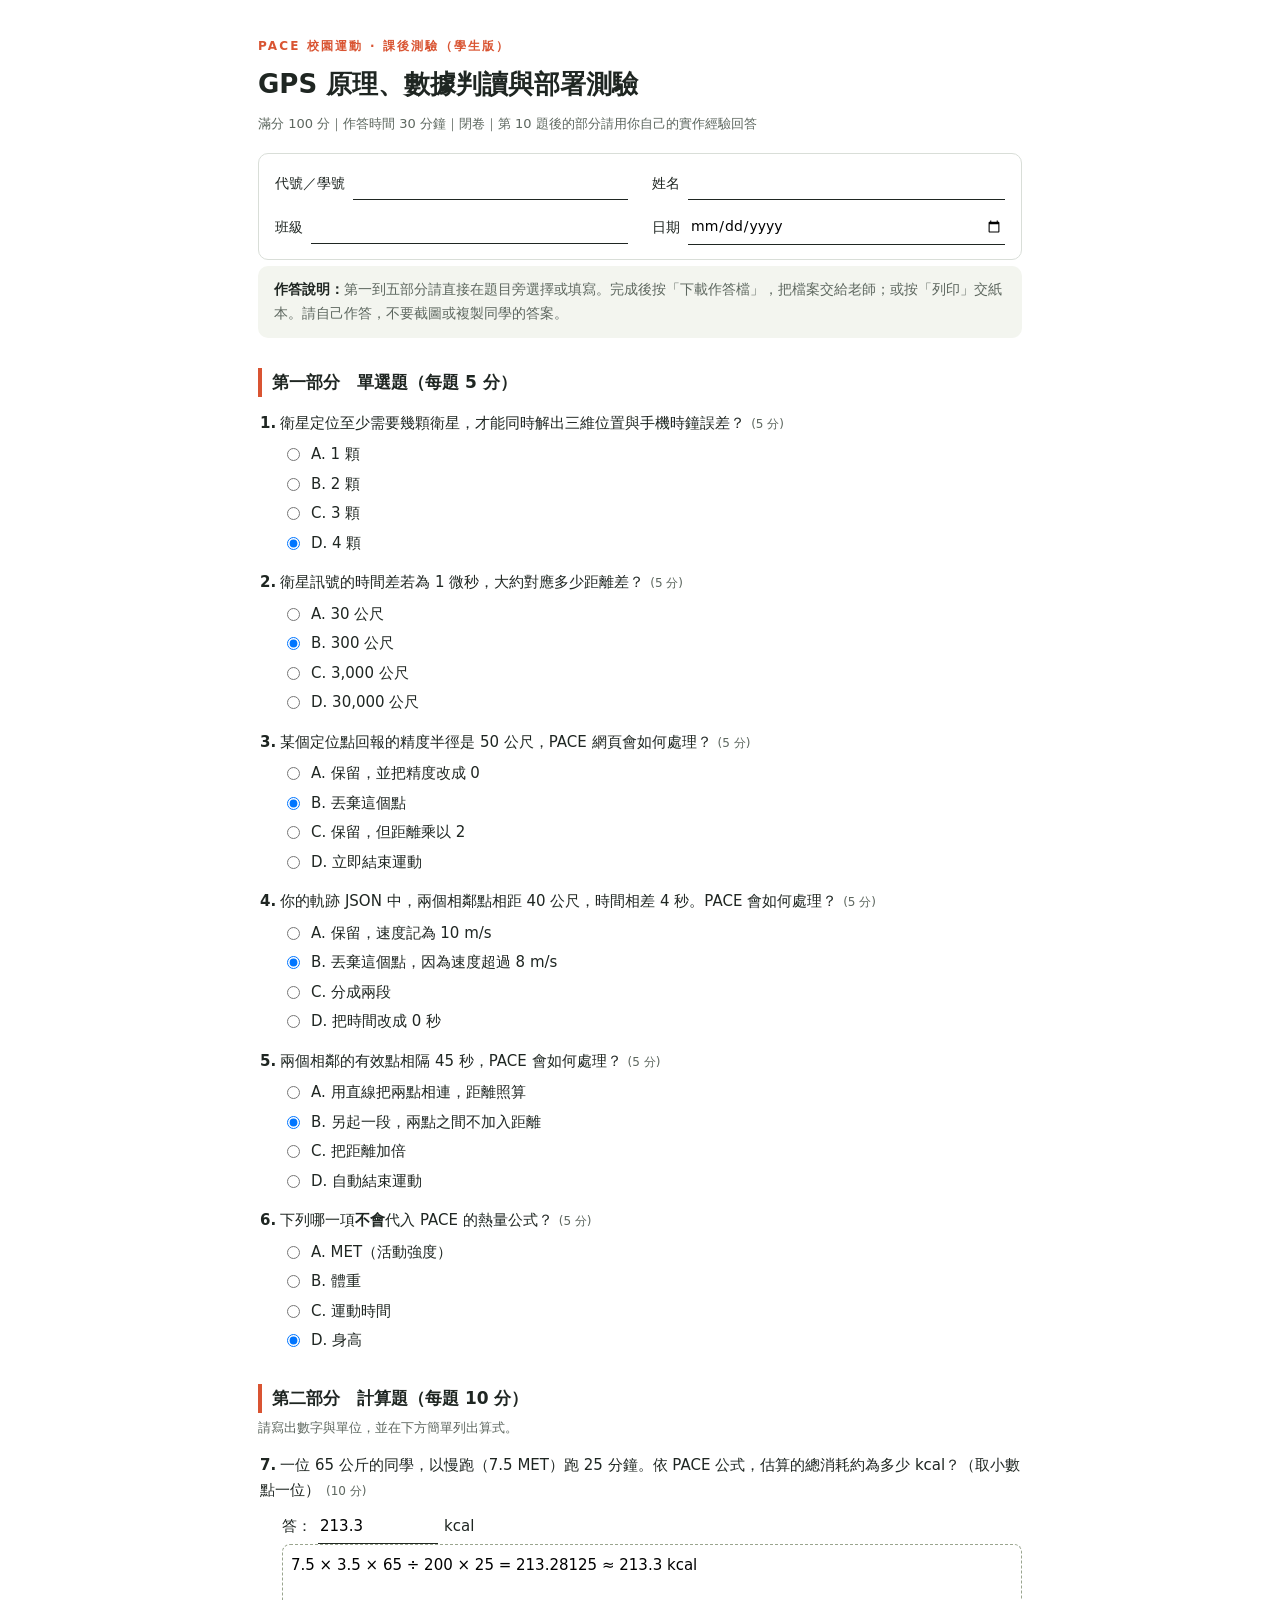
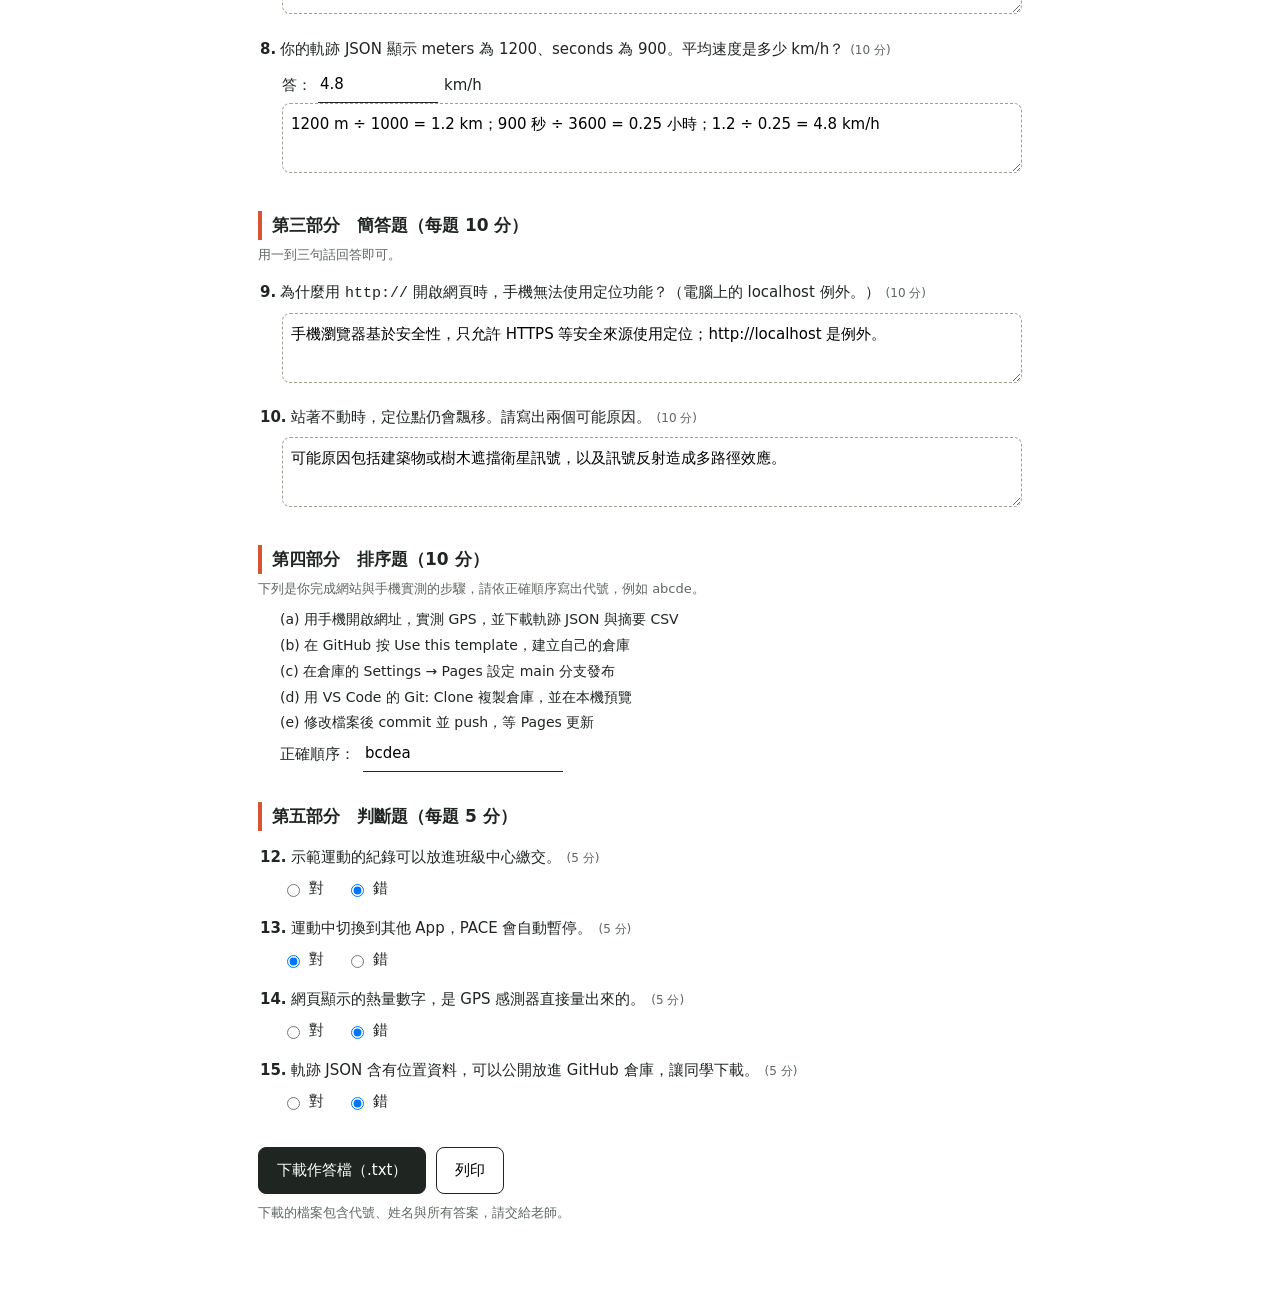
<file: Homework/03-測驗試卷.html>
<!doctype html><html lang="zh-Hant"><head><meta charset="utf-8"><meta name="viewport" content="width=device-width,initial-scale=1"><style>
:root{--ink:#1f2622;--quiet:#5d675f;--line:#d9ded8;--tint:#f3f5ef;--accent:#d95432}
*{box-sizing:border-box}
body{margin:0;font-family:"PingFang TC","Noto Sans TC","Microsoft JhengHei",system-ui,sans-serif;color:var(--ink);background:#fff;line-height:1.7;font-size:15px}
.doc{max-width:820px;margin:0 auto;padding:36px 28px 64px}
.eyebrow{letter-spacing:.18em;font-size:12px;color:var(--accent);font-weight:700;margin:0 0 6px}
h1{font-size:26px;margin:0 0 6px}
.info{display:grid;grid-template-columns:1fr 1fr;gap:10px 24px;margin:18px 0 6px;padding:14px 16px;border:1px solid var(--line);border-radius:10px}
.info label{display:flex;align-items:center;gap:8px;font-size:14px}
.info input{flex:1;border:none;border-bottom:1px solid var(--ink);font:inherit;padding:4px 2px;background:transparent;min-width:0}
.rules{background:var(--tint);border-radius:10px;padding:12px 16px;font-size:14px;color:var(--quiet)}
.rules strong{color:var(--ink)}
h2{font-size:17px;margin:30px 0 4px;padding-left:10px;border-left:4px solid var(--accent)}
.sub{font-size:13px;color:var(--quiet);margin:0 0 8px}
.q{margin:14px 0;padding:0 0 0 2px;break-inside:avoid}
.q p{margin:0 0 6px}
.q .n{font-weight:700;margin-right:4px}
.q .pt{font-size:12px;color:var(--quiet);margin-left:6px}
.opts{display:grid;gap:4px;margin-left:22px}
.opts label{display:flex;gap:8px;align-items:flex-start;cursor:pointer}
.opts input{margin-top:6px}
.tf{display:flex;gap:22px;margin-left:22px}
.tf label{display:flex;gap:6px;align-items:center;cursor:pointer}
.calc{margin-left:22px;display:flex;align-items:center;gap:6px;flex-wrap:wrap}
.calc input[type=number],.calc input[type=text]{width:120px;border:none;border-bottom:1px solid var(--ink);font:inherit;padding:4px 2px;background:transparent}
.short{margin-left:22px;width:calc(100% - 22px);min-height:70px;border:1px dashed #9aa58f;border-radius:8px;font:inherit;padding:8px;resize:vertical}
.order{margin-left:22px;display:flex;align-items:center;gap:8px}
.order input{width:200px;border:none;border-bottom:1px solid var(--ink);font:inherit;padding:4px 2px;background:transparent}
.items{margin:6px 0 0 22px;padding:0;list-style:none;font-size:14px}
.items li{margin:2px 0}
.actions{display:flex;gap:10px;margin-top:32px;flex-wrap:wrap}
button{font:inherit;padding:10px 18px;border-radius:8px;border:1px solid var(--ink);background:#fff;cursor:pointer}
button.primary{background:var(--ink);color:#fff}
.hint{font-size:13px;color:var(--quiet);margin-top:8px}
@media print{
  .actions,.hint{display:none}
  .doc{padding:0}
  .info input,.calc input,.order input{border-bottom:1px solid #000}
  .short{border:1px solid #000}
  h2{break-after:avoid}
  .q{break-inside:avoid}
  @page{size:A4;margin:14mm}
}

.grid2{display:grid;grid-template-columns:1fr 1fr;gap:8px 18px;margin:8px 0}
table.ws{border-collapse:collapse;width:100%;font-size:14px;margin:8px 0}
table.ws th,table.ws td{border:1px solid var(--line);padding:6px 8px;text-align:left;vertical-align:middle}
table.ws th{background:var(--tint)}
table.ws input{width:100%;border:none;border-bottom:1px solid var(--ink);font:inherit;padding:3px 2px;background:transparent}
.help{font-size:13px;color:var(--quiet);margin:4px 0 0 22px}
</style><title>GPS 原理、數據判讀與部署測驗｜PACE</title></head><body data-title="GPS 原理、數據判讀與部署測驗｜PACE" data-file="03-測驗試卷">
<main class="doc">
<p class="eyebrow">PACE 校園運動 · 課後測驗（學生版）</p>
<h1>GPS 原理、數據判讀與部署測驗</h1>
<p class="sub">滿分 100 分｜作答時間 30 分鐘｜閉卷｜第 10 題後的部分請用你自己的實作經驗回答</p>
<form id="exam" autocomplete="off">
<div class="info">
  <label>代號／學號 <input name="代號" type="text"></label>
  <label>姓名 <input name="姓名" type="text"></label>
  <label>班級 <input name="班級" type="text"></label>
  <label>日期 <input name="日期" type="date"></label>
</div>
<div class="rules"><strong>作答說明：</strong>第一到五部分請直接在題目旁選擇或填寫。完成後按「下載作答檔」，把檔案交給老師；或按「列印」交紙本。請自己作答，不要截圖或複製同學的答案。</div>

<h2>第一部分　單選題（每題 5 分）</h2>
<div class="q"><p><span class="n">1.</span>衛星定位至少需要幾顆衛星，才能同時解出三維位置與手機時鐘誤差？<span class="pt">(5 分)</span></p><div class="opts"><label><input type="radio" name="q1" value="A"> A. 1 顆</label><label><input type="radio" name="q1" value="B"> B. 2 顆</label><label><input type="radio" name="q1" value="C"> C. 3 顆</label><label><input type="radio" name="q1" value="D"> D. 4 顆</label></div></div><div class="q"><p><span class="n">2.</span>衛星訊號的時間差若為 1 微秒，大約對應多少距離差？<span class="pt">(5 分)</span></p><div class="opts"><label><input type="radio" name="q2" value="A"> A. 30 公尺</label><label><input type="radio" name="q2" value="B"> B. 300 公尺</label><label><input type="radio" name="q2" value="C"> C. 3,000 公尺</label><label><input type="radio" name="q2" value="D"> D. 30,000 公尺</label></div></div><div class="q"><p><span class="n">3.</span>某個定位點回報的精度半徑是 50 公尺，PACE 網頁會如何處理？<span class="pt">(5 分)</span></p><div class="opts"><label><input type="radio" name="q3" value="A"> A. 保留，並把精度改成 0</label><label><input type="radio" name="q3" value="B"> B. 丟棄這個點</label><label><input type="radio" name="q3" value="C"> C. 保留，但距離乘以 2</label><label><input type="radio" name="q3" value="D"> D. 立即結束運動</label></div></div><div class="q"><p><span class="n">4.</span>你的軌跡 JSON 中，兩個相鄰點相距 40 公尺，時間相差 4 秒。PACE 會如何處理？<span class="pt">(5 分)</span></p><div class="opts"><label><input type="radio" name="q4" value="A"> A. 保留，速度記為 10 m/s</label><label><input type="radio" name="q4" value="B"> B. 丟棄這個點，因為速度超過 8 m/s</label><label><input type="radio" name="q4" value="C"> C. 分成兩段</label><label><input type="radio" name="q4" value="D"> D. 把時間改成 0 秒</label></div></div><div class="q"><p><span class="n">5.</span>兩個相鄰的有效點相隔 45 秒，PACE 會如何處理？<span class="pt">(5 分)</span></p><div class="opts"><label><input type="radio" name="q5" value="A"> A. 用直線把兩點相連，距離照算</label><label><input type="radio" name="q5" value="B"> B. 另起一段，兩點之間不加入距離</label><label><input type="radio" name="q5" value="C"> C. 把距離加倍</label><label><input type="radio" name="q5" value="D"> D. 自動結束運動</label></div></div><div class="q"><p><span class="n">6.</span>下列哪一項<strong>不會</strong>代入 PACE 的熱量公式？<span class="pt">(5 分)</span></p><div class="opts"><label><input type="radio" name="q6" value="A"> A. MET（活動強度）</label><label><input type="radio" name="q6" value="B"> B. 體重</label><label><input type="radio" name="q6" value="C"> C. 運動時間</label><label><input type="radio" name="q6" value="D"> D. 身高</label></div></div><h2>第二部分　計算題（每題 10 分）</h2><p class="sub">請寫出數字與單位，並在下方簡單列出算式。</p><div class="q"><p><span class="n">7.</span>一位 65 公斤的同學，以慢跑（7.5 MET）跑 25 分鐘。依 PACE 公式，估算的總消耗約為多少 kcal？（取小數點一位）<span class="pt">(10 分)</span></p><div class="calc">答： <input name="q7" type="number" step="0.1"> kcal</div><textarea class="short" name="q7_算式" placeholder="算式："></textarea></div><div class="q"><p><span class="n">8.</span>你的軌跡 JSON 顯示 meters 為 1200、seconds 為 900。平均速度是多少 km/h？<span class="pt">(10 分)</span></p><div class="calc">答： <input name="q8" type="number" step="0.1"> km/h</div><textarea class="short" name="q8_算式" placeholder="算式："></textarea></div><h2>第三部分　簡答題（每題 10 分）</h2><p class="sub">用一到三句話回答即可。</p><div class="q"><p><span class="n">9.</span>為什麼用 <code>http://</code> 開啟網頁時，手機無法使用定位功能？（電腦上的 localhost 例外。）<span class="pt">(10 分)</span></p><textarea class="short" name="q9"></textarea></div><div class="q"><p><span class="n">10.</span>站著不動時，定位點仍會飄移。請寫出兩個可能原因。<span class="pt">(10 分)</span></p><textarea class="short" name="q10"></textarea></div><h2>第四部分　排序題（10 分）</h2>
<p class="sub">下列是你完成網站與手機實測的步驟，請依正確順序寫出代號，例如 abcde。</p>
<ul class="items">
<li>(a) 用手機開啟網址，實測 GPS，並下載軌跡 JSON 與摘要 CSV</li>
<li>(b) 在 GitHub 按 Use this template，建立自己的倉庫</li>
<li>(c) 在倉庫的 Settings → Pages 設定 main 分支發布</li>
<li>(d) 用 VS Code 的 Git: Clone 複製倉庫，並在本機預覽</li>
<li>(e) 修改檔案後 commit 並 push，等 Pages 更新</li>
</ul>
<div class="order">正確順序：<input name="q11" type="text" placeholder="例如 abcde"></div>

<h2>第五部分　判斷題（每題 5 分）</h2>
<div class="q"><p><span class="n">12.</span>示範運動的紀錄可以放進班級中心繳交。<span class="pt">(5 分)</span></p><div class="tf"><label><input type="radio" name="q12" value="對"> 對</label><label><input type="radio" name="q12" value="錯"> 錯</label></div></div><div class="q"><p><span class="n">13.</span>運動中切換到其他 App，PACE 會自動暫停。<span class="pt">(5 分)</span></p><div class="tf"><label><input type="radio" name="q13" value="對"> 對</label><label><input type="radio" name="q13" value="錯"> 錯</label></div></div><div class="q"><p><span class="n">14.</span>網頁顯示的熱量數字，是 GPS 感測器直接量出來的。<span class="pt">(5 分)</span></p><div class="tf"><label><input type="radio" name="q14" value="對"> 對</label><label><input type="radio" name="q14" value="錯"> 錯</label></div></div><div class="q"><p><span class="n">15.</span>軌跡 JSON 含有位置資料，可以公開放進 GitHub 倉庫，讓同學下載。<span class="pt">(5 分)</span></p><div class="tf"><label><input type="radio" name="q15" value="對"> 對</label><label><input type="radio" name="q15" value="錯"> 錯</label></div></div>
<div class="actions">
  <button type="button" class="primary" id="dl">下載作答檔（.txt）</button>
  <button type="button" onclick="window.print()">列印</button>
</div>
<p class="hint">下載的檔案包含代號、姓名與所有答案，請交給老師。</p>
</form>
</main><script>
const f = document.getElementById('exam');
const answers = {
  q1: 'D',
  q2: 'B',
  q3: 'B',
  q4: 'B',
  q5: 'B',
  q6: 'D',
  q7: '213.3',
  q7_算式: '7.5 × 3.5 × 65 ÷ 200 × 25 = 213.28125 ≈ 213.3 kcal',
  q8: '4.8',
  q8_算式: '1200 m ÷ 1000 = 1.2 km；900 秒 ÷ 3600 = 0.25 小時；1.2 ÷ 0.25 = 4.8 km/h',
  q9: '手機瀏覽器基於安全性，只允許 HTTPS 等安全來源使用定位；http://localhost 是例外。',
  q10: '可能原因包括建築物或樹木遮擋衛星訊號，以及訊號反射造成多路徑效應。',
  q11: 'bcdea',
  q12: '錯',
  q13: '對',
  q14: '錯',
  q15: '錯'
};
for (const [name, value] of Object.entries(answers)) {
  const choice = f.querySelector(`input[name="${name}"][value="${value}"]`);
  if (choice) choice.checked = true;
  else f.elements[name].value = value;
}
document.getElementById('dl').onclick = function () {
  const f = document.getElementById('exam');
  const title = document.body.dataset.title || 'PACE 作答';
  const lines = [title, ''];
  const seen = new Set();
  for (const el of f.elements) {
    if (!el.name || seen.has(el.name)) continue;
    seen.add(el.name);
    let v = '';
    if (el.type === 'radio') { const c = f.querySelector('input[name="' + el.name + '"]:checked'); v = c ? c.value : ''; }
    else v = el.value;
    lines.push(el.name + '：' + (v === '' ? '（未作答）' : v.replace(/\n/g, ' / ')));
  }
  const blob = new Blob(['\ufeff' + lines.join('\r\n')], { type: 'text/plain;charset=utf-8' });
  const a = document.createElement('a');
  a.href = URL.createObjectURL(blob);
  a.download = (document.body.dataset.file || 'PACE作答') + '-' + ((f.elements['代號'] && f.elements['代號'].value) || '未填代號') + '.txt';
  a.click();
  setTimeout(() => URL.revokeObjectURL(a.href), 1000);
};
</script></body></html>
</file>
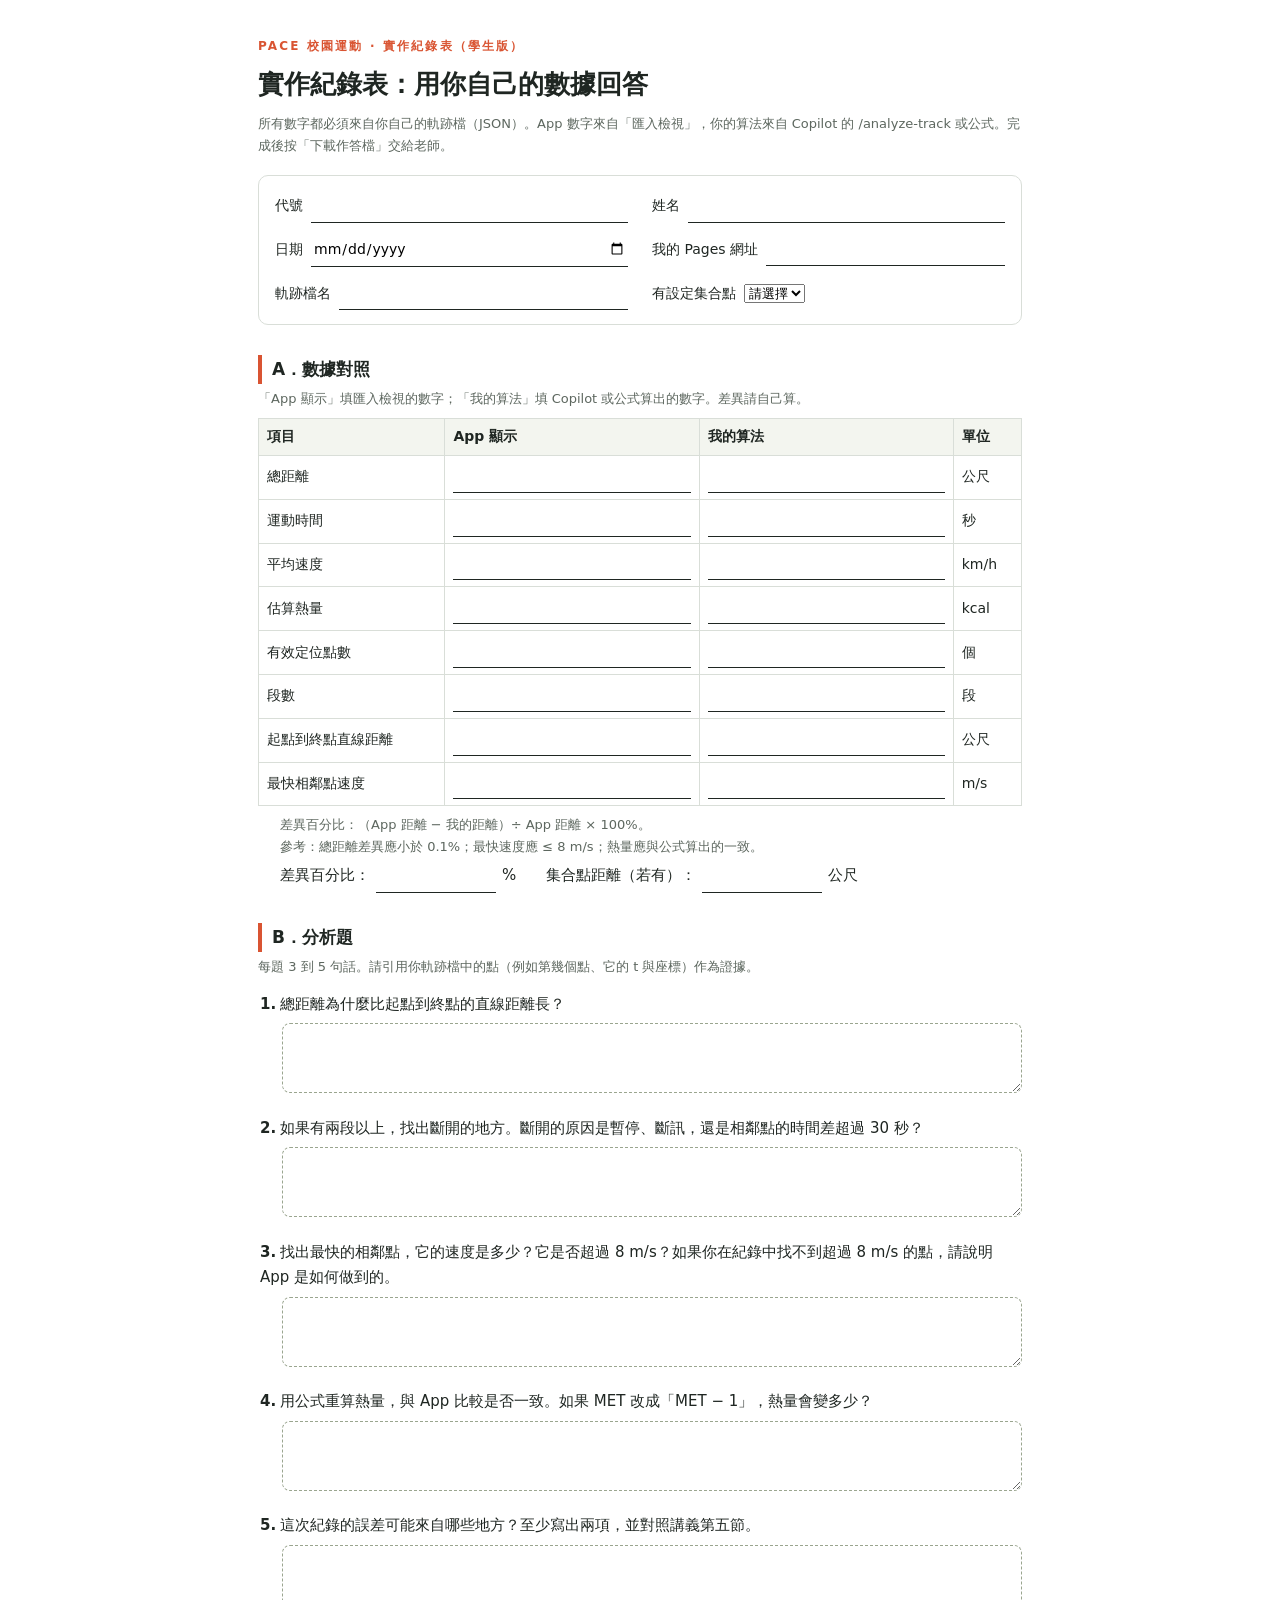
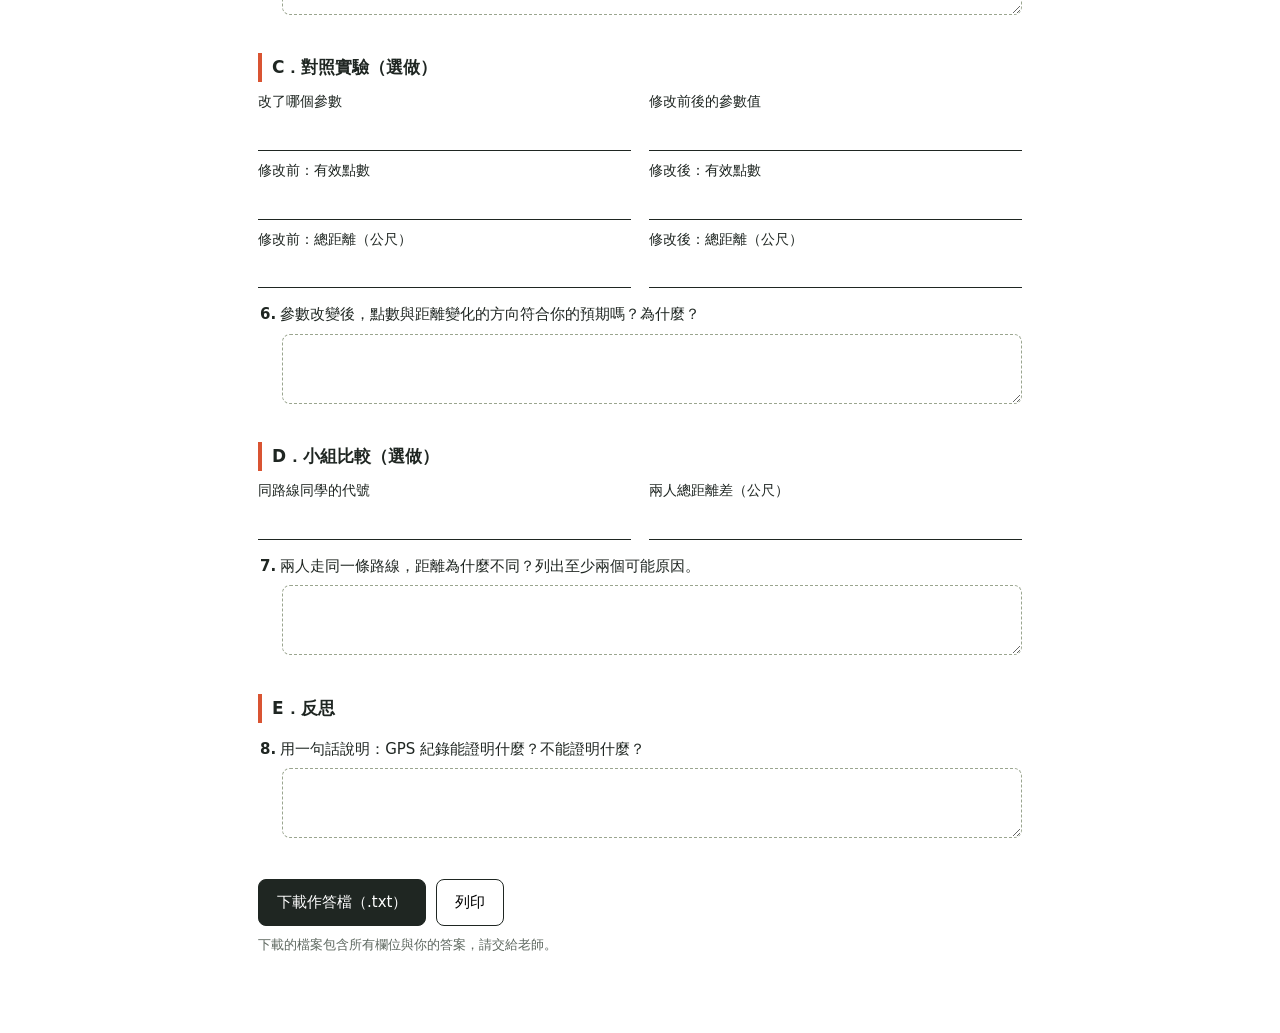
<file: Homework/04-實作紀錄表.html>
<!doctype html><html lang="zh-Hant"><head><meta charset="utf-8"><meta name="viewport" content="width=device-width,initial-scale=1"><style>
:root{--ink:#1f2622;--quiet:#5d675f;--line:#d9ded8;--tint:#f3f5ef;--accent:#d95432}
*{box-sizing:border-box}
body{margin:0;font-family:"PingFang TC","Noto Sans TC","Microsoft JhengHei",system-ui,sans-serif;color:var(--ink);background:#fff;line-height:1.7;font-size:15px}
.doc{max-width:820px;margin:0 auto;padding:36px 28px 64px}
.eyebrow{letter-spacing:.18em;font-size:12px;color:var(--accent);font-weight:700;margin:0 0 6px}
h1{font-size:26px;margin:0 0 6px}
.info{display:grid;grid-template-columns:1fr 1fr;gap:10px 24px;margin:18px 0 6px;padding:14px 16px;border:1px solid var(--line);border-radius:10px}
.info label{display:flex;align-items:center;gap:8px;font-size:14px}
.info input{flex:1;border:none;border-bottom:1px solid var(--ink);font:inherit;padding:4px 2px;background:transparent;min-width:0}
.rules{background:var(--tint);border-radius:10px;padding:12px 16px;font-size:14px;color:var(--quiet)}
.rules strong{color:var(--ink)}
h2{font-size:17px;margin:30px 0 4px;padding-left:10px;border-left:4px solid var(--accent)}
.sub{font-size:13px;color:var(--quiet);margin:0 0 8px}
.q{margin:14px 0;padding:0 0 0 2px;break-inside:avoid}
.q p{margin:0 0 6px}
.q .n{font-weight:700;margin-right:4px}
.q .pt{font-size:12px;color:var(--quiet);margin-left:6px}
.opts{display:grid;gap:4px;margin-left:22px}
.opts label{display:flex;gap:8px;align-items:flex-start;cursor:pointer}
.opts input{margin-top:6px}
.tf{display:flex;gap:22px;margin-left:22px}
.tf label{display:flex;gap:6px;align-items:center;cursor:pointer}
.calc{margin-left:22px;display:flex;align-items:center;gap:6px;flex-wrap:wrap}
.calc input[type=number],.calc input[type=text]{width:120px;border:none;border-bottom:1px solid var(--ink);font:inherit;padding:4px 2px;background:transparent}
.short{margin-left:22px;width:calc(100% - 22px);min-height:70px;border:1px dashed #9aa58f;border-radius:8px;font:inherit;padding:8px;resize:vertical}
.order{margin-left:22px;display:flex;align-items:center;gap:8px}
.order input{width:200px;border:none;border-bottom:1px solid var(--ink);font:inherit;padding:4px 2px;background:transparent}
.items{margin:6px 0 0 22px;padding:0;list-style:none;font-size:14px}
.items li{margin:2px 0}
.actions{display:flex;gap:10px;margin-top:32px;flex-wrap:wrap}
button{font:inherit;padding:10px 18px;border-radius:8px;border:1px solid var(--ink);background:#fff;cursor:pointer}
button.primary{background:var(--ink);color:#fff}
.hint{font-size:13px;color:var(--quiet);margin-top:8px}
@media print{
  .actions,.hint{display:none}
  .doc{padding:0}
  .info input,.calc input,.order input{border-bottom:1px solid #000}
  .short{border:1px solid #000}
  h2{break-after:avoid}
  .q{break-inside:avoid}
  @page{size:A4;margin:14mm}
}

.grid2{display:grid;grid-template-columns:1fr 1fr;gap:8px 18px;margin:8px 0}
table.ws{border-collapse:collapse;width:100%;font-size:14px;margin:8px 0}
table.ws th,table.ws td{border:1px solid var(--line);padding:6px 8px;text-align:left;vertical-align:middle}
table.ws th{background:var(--tint)}
table.ws input{width:100%;border:none;border-bottom:1px solid var(--ink);font:inherit;padding:3px 2px;background:transparent}
.help{font-size:13px;color:var(--quiet);margin:4px 0 0 22px}
</style><title>實作紀錄表｜PACE</title></head><body data-title="實作紀錄表｜PACE" data-file="04-實作紀錄表"><style>.grid2 label{display:flex;flex-direction:column;font-size:14px;gap:4px}.grid2 input{border:none;border-bottom:1px solid var(--ink);font:inherit;padding:4px 2px;background:transparent}</style>
<main class="doc">
<p class="eyebrow">PACE 校園運動 · 實作紀錄表（學生版）</p>
<h1>實作紀錄表：用你自己的數據回答</h1>
<p class="sub">所有數字都必須來自你自己的軌跡檔（JSON）。App 數字來自「匯入檢視」，你的算法來自 Copilot 的 /analyze-track 或公式。完成後按「下載作答檔」交給老師。</p>
<form id="exam" autocomplete="off">
<div class="info">
  <label>代號 <input name="代號" type="text"></label>
  <label>姓名 <input name="姓名" type="text"></label>
  <label>日期 <input name="日期" type="date"></label>
  <label>我的 Pages 網址 <input name="網址" type="text"></label>
  <label>軌跡檔名 <input name="軌跡檔名" type="text"></label>
  <label>有設定集合點 <select name="集合點"><option value="">請選擇</option><option>有</option><option>沒有</option></select></label>
</div>

<h2>A．數據對照</h2>
<p class="sub">「App 顯示」填匯入檢視的數字；「我的算法」填 Copilot 或公式算出的數字。差異請自己算。</p>
<table class="ws">
<thead><tr><th>項目</th><th>App 顯示</th><th>我的算法</th><th>單位</th></tr></thead>
<tbody>
<tr><td>總距離</td><td><input name="ws_app_dist" type="text"></td><td><input name="ws_my_dist" type="text"></td><td>公尺</td></tr><tr><td>運動時間</td><td><input name="ws_app_time" type="text"></td><td><input name="ws_my_time" type="text"></td><td>秒</td></tr><tr><td>平均速度</td><td><input name="ws_app_speed" type="text"></td><td><input name="ws_my_speed" type="text"></td><td>km/h</td></tr><tr><td>估算熱量</td><td><input name="ws_app_kcal" type="text"></td><td><input name="ws_my_kcal" type="text"></td><td>kcal</td></tr><tr><td>有效定位點數</td><td><input name="ws_app_points" type="text"></td><td><input name="ws_my_points" type="text"></td><td>個</td></tr><tr><td>段數</td><td><input name="ws_app_seg" type="text"></td><td><input name="ws_my_seg" type="text"></td><td>段</td></tr><tr><td>起點到終點直線距離</td><td><input name="ws_app_line" type="text"></td><td><input name="ws_my_line" type="text"></td><td>公尺</td></tr><tr><td>最快相鄰點速度</td><td><input name="ws_app_vmax" type="text"></td><td><input name="ws_my_vmax" type="text"></td><td>m/s</td></tr>
</tbody>
</table>
<p class="help">差異百分比：（App 距離 − 我的距離）÷ App 距離 × 100%。<br>參考：總距離差異應小於 0.1%；最快速度應 ≤ 8 m/s；熱量應與公式算出的一致。</p>
<div class="calc">差異百分比：<input name="ws_diff" type="text"> %　　集合點距離（若有）：<input name="ws_target" type="text"> 公尺</div>

<h2>B．分析題</h2>
<p class="sub">每題 3 到 5 句話。請引用你軌跡檔中的點（例如第幾個點、它的 t 與座標）作為證據。</p>
<div class="q"><p><span class="n">1.</span>總距離為什麼比起點到終點的直線距離長？</p><textarea class="short" name="ws_q1"></textarea></div>
<div class="q"><p><span class="n">2.</span>如果有兩段以上，找出斷開的地方。斷開的原因是暫停、斷訊，還是相鄰點的時間差超過 30 秒？</p><textarea class="short" name="ws_q2"></textarea></div>
<div class="q"><p><span class="n">3.</span>找出最快的相鄰點，它的速度是多少？它是否超過 8 m/s？如果你在紀錄中找不到超過 8 m/s 的點，請說明 App 是如何做到的。</p><textarea class="short" name="ws_q3"></textarea></div>
<div class="q"><p><span class="n">4.</span>用公式重算熱量，與 App 比較是否一致。如果 MET 改成「MET − 1」，熱量會變多少？</p><textarea class="short" name="ws_q4"></textarea></div>
<div class="q"><p><span class="n">5.</span>這次紀錄的誤差可能來自哪些地方？至少寫出兩項，並對照講義第五節。</p><textarea class="short" name="ws_q5"></textarea></div>

<h2>C．對照實驗（選做）</h2>
<div class="grid2">
<label>改了哪個參數 <input name="ws_exp_param" type="text"></label>
<label>修改前後的參數值 <input name="ws_exp_value" type="text"></label>
<label>修改前：有效點數 <input name="ws_exp_before_pts" type="text"></label>
<label>修改後：有效點數 <input name="ws_exp_after_pts" type="text"></label>
<label>修改前：總距離（公尺） <input name="ws_exp_before_dist" type="text"></label>
<label>修改後：總距離（公尺） <input name="ws_exp_after_dist" type="text"></label>
</div>
<div class="q"><p><span class="n">6.</span>參數改變後，點數與距離變化的方向符合你的預期嗎？為什麼？</p><textarea class="short" name="ws_exp_note"></textarea></div>

<h2>D．小組比較（選做）</h2>
<div class="grid2">
<label>同路線同學的代號 <input name="ws_peer_code" type="text"></label>
<label>兩人總距離差（公尺） <input name="ws_peer_diff" type="text"></label>
</div>
<div class="q"><p><span class="n">7.</span>兩人走同一條路線，距離為什麼不同？列出至少兩個可能原因。</p><textarea class="short" name="ws_peer_reason"></textarea></div>

<h2>E．反思</h2>
<div class="q"><p><span class="n">8.</span>用一句話說明：GPS 紀錄能證明什麼？不能證明什麼？</p><textarea class="short" name="ws_reflect"></textarea></div>

<div class="actions">
  <button type="button" class="primary" id="dl">下載作答檔（.txt）</button>
  <button type="button" onclick="window.print()">列印</button>
</div>
<p class="hint">下載的檔案包含所有欄位與你的答案，請交給老師。</p>
</form>
</main><script>
document.getElementById('dl').onclick = function () {
  const f = document.getElementById('exam');
  const title = document.body.dataset.title || 'PACE 作答';
  const lines = [title, ''];
  const seen = new Set();
  for (const el of f.elements) {
    if (!el.name || seen.has(el.name)) continue;
    seen.add(el.name);
    let v = '';
    if (el.type === 'radio') { const c = f.querySelector('input[name="' + el.name + '"]:checked'); v = c ? c.value : ''; }
    else v = el.value;
    lines.push(el.name + '：' + (v === '' ? '（未作答）' : v.replace(/\n/g, ' / ')));
  }
  const blob = new Blob(['\ufeff' + lines.join('\r\n')], { type: 'text/plain;charset=utf-8' });
  const a = document.createElement('a');
  a.href = URL.createObjectURL(blob);
  a.download = (document.body.dataset.file || 'PACE作答') + '-' + ((f.elements['代號'] && f.elements['代號'].value) || '未填代號') + '.txt';
  a.click();
  setTimeout(() => URL.revokeObjectURL(a.href), 1000);
};
</script></body></html>
</file>
<file: document.css>
:root{--ink:#183e36;--muted:#697a74;--green:#155b49;--lime:#d9efaa;--border:#dde4df}*{box-sizing:border-box}html{scroll-behavior:smooth}body{margin:0;background:#f5f6f1;color:var(--ink);font:15px/1.65 -apple-system,BlinkMacSystemFont,"Noto Sans TC",sans-serif}button,input,select{font:inherit}button,a,input,select{-webkit-tap-highlight-color:transparent}a{color:inherit;text-decoration:none}button{cursor:pointer;border:1px solid var(--border);border-radius:9px;background:white;color:var(--ink);padding:10px 14px;font-weight:600}button:hover{background:#edf2e9}button:disabled{opacity:.4;cursor:default}button:focus-visible,a:focus-visible,input:focus-visible,select:focus-visible{outline:3px solid #86b888;outline-offset:3px}header{height:92px;border-bottom:1px solid var(--border);display:flex;align-items:center;justify-content:space-between;gap:28px;padding:0 5vw;background:#fff}.brand{display:flex;align-items:center;gap:12px;font-size:20px;font-weight:750}.brand small{display:block;font-size:9px;letter-spacing:1.8px;color:var(--muted)}.brandmark{width:43px;height:43px;background:var(--green);color:var(--lime);display:grid;place-items:center;border-radius:14px;font-size:32px}nav{display:flex;gap:30px;font-size:14px}nav a:hover{text-decoration:underline}.tag{font-size:11px;border:1px solid var(--border);border-radius:20px;padding:4px 10px;white-space:nowrap}main{max-width:1440px;margin:auto;padding:35px 5vw 0}.intro{display:flex;justify-content:space-between;gap:30px;align-items:center;margin-bottom:30px}.eyebrow{font-size:10px;letter-spacing:2px;font-weight:750;color:#678577;margin:0 0 8px}h1{font-size:clamp(25px,3vw,38px);letter-spacing:-1px;line-height:1.4;margin:0 0 10px}p{margin:0 0 12px}.intro p:not(.eyebrow){color:var(--muted);font-size:14px}.lesson{border-left:3px solid #a6c97a;padding-left:18px;min-width:230px}.lesson span,.lesson small{display:block;font-size:11px;color:var(--muted)}.lesson strong{display:block;font-size:19px;margin:3px 0}.workspace{display:grid;grid-template-columns:310px minmax(0,1fr);gap:22px;align-items:start}.panel{background:white;border:1px solid var(--border);border-radius:16px;padding:24px}.sectiontitle{display:flex;align-items:center;gap:10px;margin-bottom:22px}h2{font-size:18px;margin:0;font-weight:700}.sectiontitle .tag,.sectiontitle .smallbutton{margin-left:auto}.step{font-size:10px;font-weight:700;background:#eef2e9;padding:3px 8px;border-radius:5px}.setup{padding:22px}fieldset{border:0;padding:0;margin:0}label{display:block;font-size:13px;font-weight:600;margin-bottom:15px}label>span{font-size:10px;font-weight:400;color:var(--muted);margin-left:4px}input:not([type=checkbox]),select{width:100%;display:block;border:1px solid var(--border);background:#fafbf8;border-radius:8px;padding:10px 12px;color:var(--ink);margin-top:6px;min-height:44px}input:disabled,select:disabled{opacity:.6}.two{display:grid;grid-template-columns:1fr 1fr;gap:12px}.check{display:flex;align-items:flex-start;gap:6px;margin-top:18px}.check input{margin-top:4px;width:16px;height:16px;accent-color:var(--green)}.check span{font-size:11px;line-height:1.7}.primary{width:100%;background:var(--green);color:white;border-color:var(--green);padding:13px}.primary:hover{background:#0e493a}.controls{display:flex;gap:8px;margin-top:10px}.controls button{flex:1;font-size:12px;padding:10px 4px}.textbutton{display:block;padding:12px 0;border:0;background:none;font-size:11px;color:#5e776b;font-weight:500}.fine{font-size:10px;color:var(--muted);line-height:1.8}.hint{padding:14px;background:#f2f5e9;border-radius:9px;margin-top:18px}.hint strong{font-size:12px}.hint p{font-size:11px;color:var(--muted);margin:5px 0 0}.mapcard{padding:0;overflow:hidden}.mapheading{display:flex;justify-content:space-between;align-items:center;padding:18px 22px}.mapheading .eyebrow{font-size:8px;margin-bottom:3px}.mapheading h2{font-size:16px}.status{font-size:11px;background:#f1f4ec;padding:5px 10px;border-radius:20px}#map{height:358px;background:#e7ecdf;z-index:1}.maptoolbar{display:flex;gap:6px;padding:10px 16px;border-bottom:1px solid var(--border)}.maptoolbar button{font-size:11px;padding:6px 10px}.mapnote{display:flex;gap:8px;align-items:center;padding:12px 18px;font-size:11px;color:var(--muted);flex-wrap:wrap}.mapnote a{margin-left:auto;color:var(--green);font-weight:700}.dot{background:#78a34f;border-radius:50%;width:7px;height:7px}.metrics{display:grid;grid-template-columns:repeat(4,1fr);gap:10px;margin-top:16px}.metrics article{background:white;border:1px solid var(--border);border-radius:12px;padding:17px 15px}.metrics article>span{font-size:11px;color:var(--muted)}.metrics strong{display:block;font-size:30px;font-weight:650;letter-spacing:-1px;white-space:nowrap;font-variant-numeric:tabular-nums}.metrics b{font-weight:650}.metrics em{font-size:11px;font-style:normal;font-weight:400;letter-spacing:0;margin-left:4px}.metrics small{font-size:9px;color:var(--muted)}.sessionnote{background:#e9efdf;border-radius:8px;padding:12px 16px;font-size:12px;margin-top:14px}.miniinfo{display:flex;justify-content:space-between;padding:12px 2px;font-size:10px;color:var(--muted)}.bottomgrid{display:grid;grid-template-columns:1.6fr 1fr;gap:22px;margin:25px 0}.smallbutton{font-size:11px;padding:5px 10px}.empty{padding:28px 10px;text-align:center;color:var(--muted);font-size:13px}.empty strong{display:block;font-size:28px;color:#a2b39b;margin-bottom:5px}.record{padding:14px 0;border-bottom:1px solid var(--border);display:flex;align-items:center;gap:12px}.record div{flex:1}.record strong{font-size:13px}.record small{display:block;font-size:11px;color:var(--muted)}.record button{padding:6px 8px;font-size:11px}.learn{background:#e8efdc;position:relative}.learn h2{font-size:25px;line-height:1.5;margin-bottom:12px}.learn p:not(.eyebrow){font-size:12px;max-width:320px;color:var(--muted)}.learnlink{display:flex;justify-content:space-between;border-bottom:1px solid #bbcbaa;padding-bottom:10px;font-size:13px;font-weight:650}footer{padding:20px 0 28px;color:#7e8d82;font-size:10px;border-top:1px solid var(--border)}footer span{float:right}footer p{margin-top:8px;max-width:850px}.doc{max-width:900px;padding-bottom:50px}.doc article{background:white;border:1px solid var(--border);border-radius:14px;padding:35px;margin:20px 0}.doc h2{margin:26px 0 10px}.doc h3{font-size:16px}.doc a{color:#157a65;text-decoration:underline}.doc li{margin:7px 0}.doc table{border-collapse:collapse;width:100%;font-size:13px}.doc th,.doc td{border:1px solid #ccd7ca;padding:10px;text-align:left}.doc .formula{padding:18px;background:#eef3e6;border-radius:9px;font-family:monospace}.diagram{display:flex;flex-wrap:wrap;gap:10px;align-items:center;margin:20px 0}.diagram span{background:#edf2e5;padding:12px;border-radius:8px}.answer{border-bottom:1px solid #b9c6b8;min-height:48px}.leaflet-container{font-family:inherit}.map-fallback{padding:25px;color:#6c705e}@media(max-width:1100px){main{padding-left:3vw;padding-right:3vw}.workspace{grid-template-columns:280px minmax(0,1fr)}.metrics{grid-template-columns:repeat(2,1fr)}.desktop{display:none}}@media(max-width:700px){header{height:auto;min-height:82px;padding:15px 5vw;flex-wrap:wrap;gap:14px}.brand{font-size:18px}nav{gap:22px;font-size:12px;width:100%}.intro{display:block}.intro h1{font-size:27px}.lesson{margin-top:20px}.workspace{display:flex;flex-direction:column}.setup,.live{width:100%}.setup{padding:20px}.setup .two{grid-template-columns:1fr 1fr}.intro{margin-bottom:22px}main{padding:26px 4vw 0}.mapheading{padding:16px 12px}.mapheading h2{font-size:14px}.status{font-size:9px}#map{height:350px}.metrics{gap:10px}.metrics strong{font-size:32px}.bottomgrid{grid-template-columns:1fr}.miniinfo{font-size:9px;gap:8px}.doc article{padding:20px}.doc table{font-size:11px}.doc td,.doc th{padding:7px}footer span{float:none;display:block;margin-top:8px}}@media print{header,nav,.noprint{display:none!important}body{background:white;color:#111;font-size:11pt}.doc{max-width:none;padding:0}.doc article{border:0;padding:0;margin:0}.doc h2{break-after:avoid}.doc table,.formula,.diagram{break-inside:avoid}a{color:#111!important}footer{display:none}@page{size:A4;margin:18mm}}
/* PACE document theme */
:root{--ink:#252e28;--muted:#79816f;--green:#d95432;--lime:#f5f6ef;--border:#dde2d3}body{background:#f7f7f2}.doc h1{letter-spacing:-1px}.doc article{border-radius:8px}.doc a{color:#b9482b}.doc .formula{background:#edf0e5}.brandmark{background:#252e28}header{height:78px}
</file>
<file: style.css>
:root{--ink:#242b27;--muted:#82867e;--orange:#d95432;--paper:#f7f7f2;--line:#e4e5dc;--dark:#252e28}*{box-sizing:border-box}html{scroll-behavior:smooth;scroll-padding-top:24px}body{margin:0;background:var(--paper);color:var(--ink);font:14px/1.55 -apple-system,BlinkMacSystemFont,"Noto Sans TC",sans-serif}a{color:inherit;text-decoration:none}button,input,select{font:inherit}button,a,input,select{-webkit-tap-highlight-color:transparent}button{cursor:pointer}button:disabled{cursor:default;opacity:.4}button:focus-visible,a:focus-visible,input:focus-visible,select:focus-visible{outline:3px solid #e89462;outline-offset:4px}svg:not([width]){width:20px;height:20px;fill:none;stroke:currentColor;stroke-width:1.6;stroke-linecap:round;stroke-linejoin:round;flex-shrink:0}.sprite{position:absolute;width:0;height:0;overflow:hidden}button{border:0;background:none;color:inherit}h1,h2,p{margin:0}.sidebar{position:fixed;width:218px;inset:0 auto 0 0;background:#efefe7;border-right:1px solid var(--line);padding:38px 23px 25px;display:flex;flex-direction:column;z-index:10}.brand{display:flex;align-items:center;flex-wrap:wrap;font-size:33px;letter-spacing:-2px;font-weight:850;font-style:italic;line-height:1}.brand-symbol{color:var(--orange);margin-right:9px;letter-spacing:-8px;padding-right:8px;transform:skew(-13deg)}.brand-sub{font-size:10px;font-style:normal;font-weight:500;letter-spacing:2.5px;display:block;width:100%;padding:13px 0 0 35px}.workspace-label{font-size:8px;letter-spacing:1.3px;color:#999d92;margin-top:64px;margin-bottom:18px;white-space:nowrap}.sidenav{display:flex;flex-direction:column;gap:9px}.sidenav a{display:flex;align-items:center;gap:13px;padding:13px 15px;border-radius:7px;font-weight:550;color:#787c74;font-size:13px}.sidenav a.active{background:#e2e4d8;color:#303c2c}.sidenav a:hover{background:#e7e8df}.sidenav svg{width:19px;height:19px}.nav-dot{margin-left:auto;background:#70864b;border-radius:50%;width:5px;height:5px}.side-bottom{margin-top:auto;padding:30px 8px 0}.campus-logo{border:1px solid #bdc2b0;width:41px;height:41px;display:grid;place-items:center;font:600 12px Georgia;margin-bottom:13px}.side-bottom>strong{display:block;font-size:12px}.side-bottom>span{font-size:10px;color:#8b8d80}.side-bottom>a{display:flex;justify-content:space-between;border-top:1px solid #dedfd4;margin-top:24px;padding:18px 0;color:#777d70;font-size:11px}.local-note{font-size:9px;color:#8b8e80}.local-note i,.session-top i{display:inline-block;width:5px;height:5px;border-radius:50%;background:#92a667;margin-right:5px}.shell{margin-left:218px}.topbar{height:77px;border-bottom:1px solid var(--line);display:flex;justify-content:space-between;align-items:center;padding:0 42px}.breadcrumb{font-size:11px;color:#999c92}.breadcrumb span{margin:0 13px;color:#c5c8bd}.breadcrumb strong{color:#646b5e;font-weight:500}.topright{display:flex;gap:18px;align-items:center}.device-label{font-size:10px;color:#888e81}.avatar{border:1px solid #d8ddd0;border-radius:50%;width:31px;height:31px;display:grid;place-items:center;font-size:11px;background:#e8eadf}main{max-width:1510px;margin:auto;padding:35px 42px 0}.pageheading{display:flex;align-items:center;justify-content:space-between;margin-bottom:28px}.overline{font-size:9px;letter-spacing:1.8px;color:#8c9185;font-weight:600}h1{font-size:32px;letter-spacing:-1.4px;line-height:1.3;margin:8px 0}.title-dot{color:var(--orange);margin-left:3px}.pageheading p{font-size:12px;color:#8a8e83}.dateblock{text-align:right;font-size:12px;color:#535b4c}.dateblock small{display:block;font-size:10px;color:#979c90;margin-top:7px}.workout{display:grid;grid-template-columns:minmax(0,1fr) 288px;gap:0;border-radius:12px;overflow:hidden;border:1px solid #d6dbcb;box-shadow:0 5px 20px #303b2510}.mapcard{background:white;min-width:0}.maptop{height:62px;display:flex;justify-content:space-between;align-items:center;padding:0 20px;border-bottom:1px solid var(--line)}.map-title{display:flex;gap:9px;align-items:center}.map-title svg{width:17px;height:17px;color:#778765}.map-title strong{font-size:12px}.map-title>span{border-left:1px solid #ddd;padding-left:10px;font-size:10px;color:#959c8a}.status{font-size:9px;color:#89917f;white-space:nowrap}.maparea{position:relative}.maparea #map{height:401px;background:#ececdd;z-index:1}.leaflet-container{font-family:inherit}
.leaflet-tile-pane{filter:saturate(.64) sepia(.035) brightness(1.04) contrast(1.035)}.maptools{position:absolute;right:16px;top:18px;z-index:500;display:flex;flex-direction:column;gap:7px}.maptools button{background:white;width:38px;height:38px;border:1px solid #d8ddcf;border-radius:6px;box-shadow:0 2px 4px #2221;display:grid;place-items:center}.maptools button:hover{background:#f4f6ed}.map-instruction{position:absolute;left:16px;top:18px;z-index:500;background:#fffffff0;border:1px solid #dce2d4;padding:7px 11px;border-radius:5px;font-size:10px;color:#7a8370;pointer-events:none}.map-scale-note{position:absolute;bottom:26px;left:16px;z-index:500;font-size:9px;background:#fffffff0;padding:6px 9px;border-radius:4px;color:#657158;display:flex;gap:7px;align-items:center;pointer-events:none}.track-key{width:17px;height:3px;background:var(--orange);border-radius:4px}.mapnote{height:74px;display:flex;align-items:center;gap:10px;padding:12px 17px}.destination-icon{background:#f2f3e9;width:34px;height:34px;border-radius:7px;display:grid;place-items:center;color:#84936b}.mapnote>div{flex:1;min-width:0}.mapnote strong{font-size:10px;display:block;margin-bottom:3px}.mapnote #targetInfo{font-size:10px;color:#919885;display:block;line-height:1.5}.mapnote a{font-size:11px;color:var(--orange);font-weight:600;white-space:nowrap}.mapnote button{font-size:20px;color:#a2a795;padding:7px}.session-panel{background:var(--dark);color:#fafbf4;padding:24px;display:flex;flex-direction:column}.session-top{display:flex;justify-content:space-between;font-size:10px;color:#b3bba8}.session-top>span:last-child{background:#ffffff0a;border:1px solid #ffffff1a;border-radius:4px;padding:2px 7px;font-size:9px}.primarymetric{padding:22px 0 21px}.primarymetric>span{font-size:11px;color:#a8b29d}.primarymetric>div{display:flex;align-items:baseline;gap:10px}.primarymetric b{font-size:70px;line-height:1.18;font-weight:550;letter-spacing:-4px;font-variant-numeric:tabular-nums}.primarymetric div>span{font-size:14px;color:#aeb8a2}.metric-grid{display:grid;grid-template-columns:1fr 1fr;border-top:1px solid #ffffff14;border-bottom:1px solid #ffffff14;padding:18px 0 14px;gap:20px 10px}.metric-grid article>span{display:block;font-size:10px;color:#a5b098}.metric-grid strong{font-size:25px;font-weight:500;letter-spacing:-.5px;display:block;font-variant-numeric:tabular-nums}.metric-grid b{font-weight:500}.metric-grid em{font-size:10px;font-style:normal;margin-left:5px;letter-spacing:0;color:#b0b9a5}.metric-grid small{font-size:8px;color:#72816a}.metric-grid .energy{grid-column:1/-1;display:flex;align-items:center;justify-content:space-between}.energy strong{font-size:22px}.info-button{border:1px solid #728367;color:#b1bca5;font-size:8px;border-radius:50%;width:12px;height:12px;padding:0;margin-left:3px}.session-message{font-size:10px;line-height:1.8;color:#acb7a1;min-height:55px;padding:15px 0 13px}.actiondock{margin-top:auto}.primary{background:var(--orange);color:white;display:flex;align-items:center;justify-content:center;gap:12px;min-height:48px;border-radius:6px;width:100%;font-size:13px;font-weight:600;transition:background .15s,transform .15s}.primary:hover{background:#c44527}.primary:active{transform:scale(.985)}.primary svg{width:17px;height:17px}.controls{display:flex;gap:8px;margin-top:9px}.controls button{flex:1;border:1px solid #ffffff22;border-radius:5px;min-height:40px;font-size:11px}.controls button:hover:not(:disabled){background:#ffffff0c}.signalbar{display:flex;justify-content:space-between;font-size:8px;color:#7c8a70;padding-top:15px}.signalbar b{font-weight:400}.training-strip{display:flex;align-items:center;gap:16px;padding:24px 0;border-bottom:1px solid #dfe3d5}.training-icon{background:#e8ecd9;border:1px solid #d8dfc3;color:#899765;width:40px;height:40px;border-radius:50%;display:grid;place-items:center}.training-copy>span{display:block;font-size:9px;color:#9b9f91}.training-copy>strong{font-size:12px;font-weight:600}.training-steps{display:flex;align-items:center;gap:16px;margin-left:auto;font-size:10px;color:#888f7b}.training-steps i{font-size:8px;font-style:normal;color:#a2ab90;margin-right:6px}.training-steps b{font-weight:400;color:#d0d6c4}.training-strip>a{font-size:10px;display:flex;align-items:center;gap:8px;margin-left:auto}.training-strip>a svg{width:15px}.history-section{padding-top:32px;scroll-margin-top:15px}.sectionheading{display:flex;align-items:center;justify-content:space-between;margin-bottom:20px}h2{font-size:22px;font-weight:600;letter-spacing:-.5px}.sectionheading h2{margin-top:5px}.export{border:1px solid #d9ddce;background:white;border-radius:5px;padding:8px 11px;font-size:10px}.export span{margin-left:13px;font-size:15px}.historybar{display:flex;align-items:center;justify-content:space-between;border-bottom:1px solid var(--line);padding-bottom:13px}.filters{display:flex;gap:5px}.filters button{font-size:10px;color:#979e8b;padding:6px 12px;border-radius:4px}.filters button.selected{background:#e6eadd;color:#556245}.historybar>span{font-size:10px;color:#979e8b}.empty{min-height:146px;display:flex;align-items:center;gap:25px;padding:26px 30px;background:#f0f2e9;border-bottom:1px solid #e4e8db}.empty-art{width:95px;height:68px;position:relative;border:1px solid #d8deca;border-radius:7px;background:repeating-linear-gradient(0deg,transparent,transparent 16px,#e2e7d7 17px),repeating-linear-gradient(90deg,transparent,transparent 16px,#e2e7d7 17px)}.empty-art svg{position:absolute;width:46px;height:46px;left:24px;top:10px;color:#9cae82;stroke-width:1}.empty h3{font-size:13px;margin:0 0 6px;font-weight:500}.empty p{font-size:10px;color:#989f8b}.record{display:grid;grid-template-columns:100px minmax(120px,1fr) 160px auto;align-items:center;gap:20px;padding:18px 0;border-bottom:1px solid var(--line)}.route-thumb{width:100px;height:67px;border-radius:5px;background:#ecefe2;display:grid;place-items:center;overflow:hidden}.route-thumb svg{width:100%;height:100%;stroke-width:2.3;stroke:var(--orange)}.record strong{font-size:12px;font-weight:600}.record small{display:block;font-size:9px;color:#959e87;margin-top:5px}.record-stats{font-size:12px;color:#5f6d51;display:flex;gap:16px}.record-stats span{display:block}.record-stats small{font-size:8px;color:#9ba58c}.record-actions{display:flex;gap:7px}.record-actions button{font-size:9px;border:1px solid #dce2d1;padding:5px 7px;border-radius:4px;color:#839270}.delete-all{display:block;margin:13px 0 0 auto;font-size:9px;color:#929e83}.learn-banner{display:flex;align-items:center;gap:23px;background:#e7ebdc;margin:30px 0;border-radius:8px;padding:24px 27px;overflow:hidden;position:relative}.learn-banner h2{font-size:17px;margin:5px 0}.learn-banner p{font-size:10px;color:#919c7f}.learn-banner>a{display:flex;align-items:center;gap:20px;font-size:11px;margin-left:auto;white-space:nowrap}.orbit-art{width:74px;height:74px;position:relative;flex-shrink:0}.orbit-art span{border:1px solid #b7c698;position:absolute;inset:8px;border-radius:50%;transform:scaleX(.55) rotate(30deg)}.orbit-art span:nth-child(2){transform:rotate(90deg) scaleX(.55)}.orbit-art span:nth-child(3){transform:rotate(-30deg) scaleX(.55)}.orbit-art b{position:absolute;left:32px;top:24px;color:#869b63;font-size:18px;font-weight:400}footer{border-top:1px solid #dfe4d3;display:flex;flex-wrap:wrap;justify-content:space-between;font-size:9px;color:#a1aa93;padding:20px 0 25px}footer b{font-size:13px;font-style:italic;letter-spacing:-1px;color:#717e60;margin-right:12px}footer p{width:100%;font-size:8px;margin-top:9px;color:#abb39e}dialog{border:1px solid #dce0d1;border-radius:12px;padding:28px;width:min(440px,calc(100vw - 28px));color:var(--ink);box-shadow:0 20px 80px #17251733;background:#fafbf7}dialog::backdrop{background:#17231ccd;backdrop-filter:blur(4px)}.dialog-head{display:flex;align-items:center;justify-content:space-between}.dialog-head h2{margin-top:5px}.close{font-size:26px;color:#8a9480;width:32px;height:32px}.dialog-intro{font-size:11px;color:#8f9983;margin:12px 0 24px}fieldset{border:0;padding:0;margin:0}label{font-size:12px;display:block;margin-bottom:17px;font-weight:550}label>span{font-size:9px;color:#9ca58e;font-weight:400;margin-left:5px}input:not([type=checkbox]),select{display:block;width:100%;border:1px solid #dce2d0;border-radius:5px;background:white;padding:11px 12px;margin-top:7px;color:#48583b;min-height:43px}.three{display:grid;grid-template-columns:repeat(3,1fr);gap:12px}.privacy-note{background:#edf0e5;border-radius:5px;padding:12px;display:flex;gap:10px;align-items:center;font-size:10px;color:#899677;margin-bottom:18px}.privacy-note svg{width:17px}.check{display:flex;align-items:flex-start;gap:7px}.check input{accent-color:var(--orange);margin-top:2px}.check span{font-size:10px;line-height:1.7}.demo-link{display:block;margin:14px auto;font-size:11px;text-decoration:underline;text-underline-offset:4px;color:#8a9779}.fine{font-size:9px;color:#a0aa90;line-height:1.9}.formula{background:#ecf0e3;padding:15px;margin:20px 0;font-size:12px}#energyDialog p{margin-top:15px;font-size:12px}#energyDialog a{font-size:12px;display:inline-block;margin-top:20px;color:var(--orange)}.map-fallback{padding:30px}.is-active #openSetup{display:none}.is-active .controls{margin:0}.is-active .controls button{min-height:48px}.is-active #pause{background:var(--orange);border-color:var(--orange);color:white}body:not(.is-active) .controls{display:none}
@media(min-width:1500px){.maparea #map{height:440px}.primarymetric{padding-top:35px;padding-bottom:30px}.session-message{padding-top:22px}}@media(max-width:1150px){.sidebar{width:180px;padding-left:16px;padding-right:16px}.shell{margin-left:180px}.topbar{padding:0 26px}main{padding:28px 26px 0}.workout{grid-template-columns:minmax(0,1fr) 255px}.session-panel{padding:20px}.primarymetric b{font-size:62px}.training-steps{gap:8px;font-size:9px}.training-steps b{display:none}.record{grid-template-columns:80px minmax(120px,1fr) auto;gap:15px}.route-thumb{width:80px}.record-actions{grid-column:2/-1;justify-content:flex-end}.map-title>span{display:none}}@media(max-width:900px){.sidebar{width:76px;padding:30px 12px}.brand{font-size:0;justify-content:center}.brand-symbol{font-size:32px}.brand-sub,.workspace-label,.side-bottom{display:none}.sidenav{margin-top:55px}.sidenav a{font-size:0;gap:0;justify-content:center;padding:15px}.sidenav svg{width:21px;height:21px}.nav-dot{display:none}.shell{margin-left:76px}.training-steps{display:none}.learn-banner{gap:14px;padding:22px 18px}.learn-banner h2{font-size:15px}.orbit-art{width:60px}.learn-banner>a{gap:8px;font-size:10px}.maptop{padding:0 13px}}@media(max-width:650px){html{scroll-padding-top:12px}.sidebar{position:relative;width:100%;height:62px;padding:0 20px;flex-direction:row;align-items:center;border-right:0;border-bottom:1px solid var(--line)}.brand{font-size:25px;flex-wrap:nowrap;gap:0}.brand-symbol{font-size:27px}.brand-sub{display:block;width:auto;padding:0 0 0 14px;letter-spacing:1px;font-size:9px}.sidenav{margin:0 0 0 auto;flex-direction:row;gap:1px}.sidenav a{padding:9px}.sidenav a:first-child{display:none}.sidenav svg{width:18px;height:18px}.shell{margin:0}.topbar{display:none}main{padding:24px 18px 84px}.pageheading{margin-bottom:23px;align-items:flex-end}.pageheading h1{font-size:28px;margin:5px 0}.pageheading p{font-size:10px}.pageheading .overline{font-size:7px;letter-spacing:1.3px}.dateblock{font-size:9px}.dateblock small{font-size:8px}.workout{display:flex;flex-direction:column;border-radius:9px}.maptop{height:48px}.maparea #map{height:290px}.map-instruction{font-size:9px;left:12px;top:12px}.maptools{right:12px;top:12px}.maptools button{width:33px;height:33px}.mapnote{height:65px;padding:9px 12px}.mapnote #targetInfo{font-size:9px}.session-panel{padding:19px 21px}.session-top{font-size:9px}.primarymetric{padding:12px 0 17px}.primarymetric b{font-size:62px}.primarymetric>div{gap:10px}.metric-grid{grid-template-columns:1.1fr 1fr 1fr;gap:7px;padding:14px 0;border-bottom:0}.metric-grid .energy{display:block;grid-column:auto}.metric-grid strong,.energy strong{font-size:24px}.metric-grid small{display:none}.metric-grid em{font-size:8px;margin-left:3px}.metric-grid article>span{font-size:9px}.session-message{min-height:0;padding:6px 0 9px;font-size:10px}.signalbar{padding-top:10px;border-top:1px solid #ffffff12}.actiondock{position:fixed;bottom:0;left:0;right:0;padding:12px 18px calc(12px + env(safe-area-inset-bottom));background:#f8f9f3f5;backdrop-filter:blur(12px);border-top:1px solid #dce2d0;z-index:900;color:var(--ink)}.actiondock .primary{min-height:47px}.actiondock .controls button{border:1px solid #d4ddc6;min-height:47px}.training-strip{padding:18px 0;gap:11px}.training-copy>strong{font-size:11px}.training-strip>a{font-size:9px;gap:4px}.training-icon{width:33px;height:33px}.training-icon svg{width:17px}.history-section{padding-top:25px}.sectionheading h2{font-size:21px}.historybar>span{font-size:8px}.filters button{padding:5px 8px;font-size:9px}.empty{padding:22px 12px;gap:17px}.empty-art{width:72px;height:59px;flex-shrink:0}.empty-art svg{left:13px;top:7px}.empty h3{font-size:11px}.empty p{font-size:9px}.record{grid-template-columns:64px minmax(90px,1fr) auto;gap:10px}.route-thumb{width:64px;height:58px}.record strong{font-size:10px}.record-stats{font-size:11px;gap:10px}.record small{font-size:8px}.record-actions{gap:5px}.record-actions button{font-size:9px;padding:4px 8px}.learn-banner{flex-wrap:wrap;padding:20px;gap:10px;margin:25px 0 18px}.orbit-art{display:none}.learn-banner h2{font-size:16px}.learn-banner>a{margin:7px 0 0;width:100%;justify-content:space-between;border-top:1px solid #d1dbc0;padding-top:13px}.learn-banner p{font-size:10px}footer{font-size:8px;gap:10px;padding:15px 0}footer p{margin-top:0;line-height:1.8}.historybar{gap:5px}dialog{padding:24px;max-height:90dvh}.three{gap:9px}.three input{padding:10px 8px}}@media(prefers-reduced-motion:reduce){*{scroll-behavior:auto!important;transition:none!important}}
.leaflet-control-zoom{border:1px solid #d8ddcf!important;border-radius:5px!important;overflow:hidden;box-shadow:0 2px 6px #2221!important}.leaflet-control-zoom a{font-size:19px!important;color:#647453!important}.session-message{color:#bac3af}.mapnote #targetInfo{color:#78846c}.fine{color:#7d896e}.check span{color:#6e7c5d}.dialog-intro{color:#778567}.historybar>span{color:#778368}
/* Hide backend-only features when the site is served without the classroom API (for example GitHub Pages). */
html[data-cloud="off"] [data-cloud-only]{display:none!important}
/* Map pins: outer element is positioned by Leaflet, the inner body is rotated into a teardrop. */
.map-pin-wrap .pin-body{display:grid;place-items:center;width:30px;height:30px;border-radius:50% 50% 50% 0;transform:rotate(-45deg);border:2px solid #fff;box-shadow:0 4px 10px #2a332955;background:#777}
.map-pin-wrap b{transform:rotate(45deg);color:#fff;font:700 13px/1 system-ui,-apple-system,"PingFang TC",sans-serif}
.map-pin-start .pin-body{background:#3f8f5a}
.map-pin-end .pin-body{background:#2f88b3}
.map-pin-target .pin-body{background:#975325}

.live-sync-setup{border-top:1px solid #ffffff18;margin-top:15px;padding-top:13px}.live-sync-setup>strong{display:block;font-size:11px;margin-bottom:10px}.live-sync-check{display:flex;align-items:flex-start;gap:7px;margin:0 0 8px;font-weight:400}.live-sync-check input{accent-color:#d95432;margin:3px 0 0}.live-sync-check span{font-size:9px;line-height:1.65;color:#c2cdb8}.live-sync-pickers{display:grid;grid-template-columns:1fr;gap:0}.live-sync-pickers label{font-size:9px;color:#bac5b1;margin:0 0 8px}.live-sync-pickers select{min-height:36px;padding:7px 9px;margin-top:4px;font-size:10px}.live-sync-setup .fine{font-size:8px;color:#b4c0a8;line-height:1.6;margin:5px 0}.live-sync-login{display:inline-block;color:#f1b39d;font-size:9px;margin:5px 0}.live-sync-config-status{font-size:9px;line-height:1.6;color:#d7e0ce;margin:5px 0 0}.live-sync-status{display:flex;flex-wrap:wrap;align-items:center;gap:9px;border-top:1px solid #ffffff18;margin-top:10px;padding-top:10px;font-size:9px;color:#c2cdb8}.live-sync-status a,.live-sync-status button{color:#f1b39d;font-size:9px;border:1px solid #ffffff30;border-radius:4px;padding:5px 7px}.live-class-card{border-color:#d4e0c8;background:#f5f7f0}.live-session-list{display:grid;gap:8px}.live-session-row{display:flex;align-items:center;justify-content:space-between;gap:12px;padding:10px;border:1px solid #e0e6d6;border-radius:6px;background:#fff}.live-session-row strong,.live-session-row small{display:block}.live-session-row strong{font-size:10px}.live-session-row small{font-size:9px;color:#839274;margin-top:3px}.live-session-row a{white-space:nowrap}
textarea{font:inherit;display:block;width:100%;border:1px solid #dce2d0;border-radius:5px;background:#fff;padding:10px 12px;margin-top:7px;color:#48583b;resize:vertical}
/* PACE campus map refinements */
.maparea #map{background:#f0eee4}.map-compass{position:absolute;left:16px;top:60px;z-index:500;width:34px;height:42px;border:1px solid #d8ddcf;border-radius:8px;background:#fffef9;box-shadow:0 2px 6px #2222;display:flex;flex-direction:column;align-items:center;justify-content:center;gap:2px;color:#68765a;font:700 9px/1 system-ui,sans-serif;pointer-events:none}.map-compass i{position:relative;width:14px;height:18px;display:block}.map-compass i:before,.map-compass i:after{content:"";position:absolute;left:3px;border-left:4px solid transparent;border-right:4px solid transparent}.map-compass i:before{top:0;border-bottom:9px solid var(--orange)}.map-compass i:after{bottom:0;border-top:8px solid #a8b29b}.map-scale-note{gap:12px;padding:7px 10px;border:1px solid #e3e5dc;border-radius:18px;background:#fffef9f2;box-shadow:0 1px 5px #303b2518}.map-legend-item{display:flex;align-items:center;gap:6px;white-space:nowrap}.map-scale-note .track-key{width:15px;height:3px}.direction-key{color:#2f88b3;font-size:12px;line-height:1;font-style:normal}.map-heading-icon{background:transparent;border:0}.route-direction-icon{background:transparent;border:0}.route-direction-icon span{position:relative;display:block;width:18px;height:18px;transform:rotate(var(--bearing,0deg));filter:drop-shadow(0 1px 1px #fff)}.route-direction-icon span:before{content:"";position:absolute;left:4px;top:1px;border-left:5px solid transparent;border-right:5px solid transparent;border-bottom:13px solid #2f88b3}.bearing-puck{position:relative;display:block;width:34px;height:34px;transform:rotate(var(--bearing,0deg));transition:transform .18s ease}.bearing-puck:before{content:"";position:absolute;left:10px;top:1px;border-left:7px solid transparent;border-right:7px solid transparent;border-bottom:13px solid #2f88b3;opacity:0;filter:drop-shadow(0 1px 1px #172b3b55)}.map-heading-icon.has-heading .bearing-puck:before{opacity:1}.bearing-puck:after{content:"";position:absolute;left:8px;top:9px;width:14px;height:14px;border:3px solid white;border-radius:50%;background:#2f88b3;box-shadow:0 1px 5px #172b3b66}.bearing-puck i,.bearing-puck b{display:none}@media(max-width:650px){.map-compass{left:12px;top:56px;width:31px;height:39px}.map-scale-note{left:12px;bottom:19px;gap:8px;padding:6px 8px;font-size:8px}.map-legend-item{gap:5px}}

/* Map controls: combine north and guidance into one quiet badge. */
.map-instruction{display:flex;align-items:center;gap:8px;padding:7px 10px;border:1px solid #dce2d4;border-radius:7px;background:#fffef9f5;box-shadow:0 2px 6px #2221;color:#657158}.north-indicator{display:flex;align-items:center;gap:3px;color:#657158;font:700 9px/1 system-ui,sans-serif}.north-indicator i{position:relative;width:9px;height:14px;display:block}.north-indicator i:before{content:"";position:absolute;left:1px;top:0;border-left:4px solid transparent;border-right:4px solid transparent;border-bottom:8px solid var(--orange)}.north-indicator i:after{content:"";position:absolute;left:2px;bottom:0;border-left:3px solid transparent;border-right:3px solid transparent;border-top:6px solid #a8b29b}.route-direction-icon{display:none}

/* Clear live GPS and workout states. */
.status{display:inline-flex;align-items:center;gap:7px;min-height:28px;padding:5px 10px;border:1px solid #e1e5da;border-radius:999px;background:#f6f7f2;color:#687264;font-size:11px;font-weight:650;line-height:1;letter-spacing:.1px}.status:before{content:"";width:7px;height:7px;border-radius:50%;background:#92998b;flex:none}.status[data-state="waiting"]{background:#fff8e9;border-color:#f0dfb5;color:#835f19}.status[data-state="waiting"]:before{background:#d59832;animation:status-pulse 1.4s ease-in-out infinite}.status[data-state="located"]{background:#edf5f7;border-color:#d5e6ea;color:#326b7c}.status[data-state="located"]:before{background:#448ca1}.status[data-state="recording"],.status[data-state="done"]{background:#edf4e9;border-color:#d8e5ce;color:#4e6e3d}.status[data-state="recording"]:before,.status[data-state="done"]:before{background:#6e964f}.status[data-state="weak"]{background:#fff5e7;border-color:#efd7b0;color:#895c19}.status[data-state="weak"]:before{background:#d9942e}.status[data-state="paused"],.status[data-state="idle"]{background:#f1f2ed;border-color:#e1e3dc;color:#687168}.status[data-state="paused"]:before{background:#91988c}.status[data-state="error"]{background:#fff0ec;border-color:#f0d0c7;color:#9b4a38}.status[data-state="error"]:before{background:#d45c42}.status[data-state="demo"]{background:#edf2f8;border-color:#d9e2ef;color:#4c6784}.status[data-state="demo"]:before{background:#6688ae}@keyframes status-pulse{50%{box-shadow:0 0 0 4px #d598322b}}@media(prefers-reduced-motion:reduce){.status[data-state="waiting"]:before{animation:none}}
.avatar.auth-status{width:auto;min-width:31px;padding:0 11px;border-radius:999px;white-space:nowrap;font-weight:600}.avatar.auth-status:hover{background:#e2e4d8}.avatar.auth-status:focus-visible{outline:3px solid #e89462;outline-offset:3px}

/* Prioritize starting a session and make pace the main running metric. */
.primarymetric{padding:14px 0 16px}
.primarymetric>span{font-size:12px}
.primarymetric>div{gap:8px}
.primarymetric b{font-size:64px;letter-spacing:-3px}
.primarymetric div>span{font-size:12px}
.metric-grid .energy{grid-column:auto;display:block}
.metric-grid .energy strong{font-size:25px}
.start-context{display:grid;gap:8px;padding:12px 0 14px;border-top:1px solid #ffffff14}
.start-context-line{display:flex;align-items:center;justify-content:space-between;gap:10px}
.start-context .status{font-size:10px}
.start-accuracy,.start-mode{font-size:10px;color:#a5b098}
.start-accuracy b,.start-mode b{color:#f5f6ef;font-weight:600}
.start-context p{font-size:9px;line-height:1.5;color:#8e9a84}

/* Personal, local-only progress and easier activity review. */
.history-insights{display:grid;grid-template-columns:repeat(4,minmax(0,1fr));gap:10px;padding:14px 0}
.history-insight{display:grid;gap:3px;padding:13px 14px;border:1px solid #e2e5d9;border-radius:7px;background:#fff}
.history-insight>span{font-size:10px;color:#848d78}
.history-insight>strong{font-size:19px;font-weight:650;font-variant-numeric:tabular-nums;color:#384333}
.history-insight>small{font-size:9px;color:#9ba28e}
.record{grid-template-columns:88px minmax(140px,1fr) 180px minmax(230px,auto);gap:14px}
.record-info{min-width:0}
.record-stats{gap:12px}
.record-review-link{display:inline-flex;align-items:center;justify-content:center;min-height:36px;padding:7px 10px;border-radius:5px;background:#e8ecdf;color:#46583b;font-size:10px;font-weight:650;white-space:nowrap}
.record-review-link:hover{background:#dce4d0}
.record-more{position:relative}
.record-more>summary{cursor:pointer;list-style:none;border:1px solid #dce2d1;border-radius:5px;padding:8px 10px;color:#71805e;font-size:10px;white-space:nowrap}
.record-more>summary::-webkit-details-marker{display:none}
.record-more[open]>summary{background:#f1f3eb}
.record-more-menu{display:flex;flex-wrap:wrap;gap:6px;margin-top:7px}
.record-more-menu button{font-size:9px;border:1px solid #dce2d1;padding:6px 8px;border-radius:4px;color:#71805e;background:#fff}
.record-submitted{font-size:9px;color:#557447;padding:5px 2px}

@media(max-width:900px){
  .workout{grid-template-columns:minmax(0,1fr)}
  .session-panel{order:-1;padding:20px}
  .mapcard{order:1}
}
@media(max-width:650px){
  main{padding-top:20px}
  .pageheading{margin-bottom:16px}
  .workout{overflow:visible;border-radius:10px}
  .session-panel{padding:16px}
  .primarymetric{padding:8px 0 10px}
  .primarymetric b{font-size:54px}
  .metric-grid{gap:12px 10px;padding:12px 0}
  .session-message{min-height:38px;padding:9px 0}
  .start-context{padding:9px 0 11px}
  .history-insights{grid-template-columns:repeat(2,minmax(0,1fr));gap:8px}
  .history-insight{padding:11px}
  .record{grid-template-columns:64px minmax(0,1fr);gap:8px 12px;padding:14px 0}
  .route-thumb{width:64px;height:64px;grid-row:span 2}
  .record-stats{grid-column:2;flex-wrap:wrap;gap:6px 12px}
  .record-actions{grid-column:1/-1;display:flex;flex-wrap:wrap;align-items:center;gap:7px}
  .record-review-link{flex:1;min-width:150px}
  .record-more-menu{max-width:calc(100vw - 48px)}
}

/* Keep local and live-sharing consent rows visually aligned. */
#fields>.check,
#fields>.live-sync-setup>.live-sync-check{display:flex;align-items:flex-start;gap:7px;margin:8px 0}
#fields>.check input,
#fields>.live-sync-setup>.live-sync-check input{flex:0 0 auto;margin:2px 0 0}
#fields>.check span,
#fields>.live-sync-setup>.live-sync-check span{font-size:10px;line-height:1.7;color:#6e7c5d}

/* Keep the history card steady while its actions are open. */
.record-more>summary{user-select:none}
.record-more-menu{position:absolute;top:calc(100% + 6px);right:0;z-index:30;min-width:200px;max-width:min(280px,calc(100vw - 32px));margin:0;padding:8px;background:#fff;border:1px solid #dce2d1;border-radius:7px;box-shadow:0 8px 24px #242b271c}
.record-more:not([open]) .record-more-menu{display:none}
.record-more[open] .record-more-menu{display:flex;flex-wrap:nowrap;width:max-content;min-width:0;max-width:calc(100vw - 24px)}
.record-more-menu button{flex:0 0 auto;white-space:nowrap;padding:5px 6px;font-size:8px}
.record-review-link.unavailable{background:#f1f2ec;color:#929987;font-weight:450;cursor:default}
.record-more>summary:focus-visible{outline:3px solid #e89462;outline-offset:3px}
.live-sync-setup{border-top:0;margin-top:0;padding-top:0}
#fields>.check{margin-bottom:2px}
#fields>.live-sync-setup>.live-sync-check{margin:2px 0 4px}
.metric-grid .energy{grid-column:auto}
.motion-metrics{grid-column:auto;display:grid;grid-template-columns:1fr;gap:8px;border-top:0;padding-top:0;align-content:start}
.motion-metrics article{display:flex;justify-content:space-between;align-items:baseline;gap:8px;min-width:0}
.motion-metrics article>span{display:block;font-size:9px;color:#a5b098}
.motion-metrics article>strong{display:block;font-size:13px;font-weight:500;color:#fafbf4;font-variant-numeric:tabular-nums;white-space:nowrap}
.motion-metrics article>strong em{font-size:8px;font-style:normal;margin-left:3px;color:#b0b9a5}
.motion-sensor-note{grid-column:1/-1;margin:0;font-size:8px;line-height:1.5;color:#72816a}
.motion-sensor-note b{font-weight:400}
.metric-grid article>span small{display:inline;font-size:8px;color:#a5b098;letter-spacing:0;margin-left:2px}
@media(max-width:650px){.metric-grid{grid-template-columns:1fr 1fr}}

/* Reduce setup dialog scrolling on phones. */
@media(max-width:650px){
  dialog#setupDialog{width:calc(100vw - 20px);max-height:calc(100dvh - 16px);padding:16px 18px 12px;overflow-y:auto;overscroll-behavior:contain}
  #setupDialog .dialog-intro{font-size:10px;margin:7px 0 11px;line-height:1.5}
  #setupDialog label{font-size:11px;margin-bottom:9px}
  #setupDialog label>span{font-size:8px}
  #setupDialog input:not([type=checkbox]),#setupDialog select{min-height:37px;padding:8px 10px;margin-top:4px;font-size:12px}
  #setupDialog .privacy-note{padding:8px 10px;gap:8px;font-size:9px;margin-bottom:8px}
  #setupDialog .check{margin:6px 0}
  #setupDialog .check span{font-size:9px;line-height:1.55}
  #setupDialog .live-sync-setup{margin-top:0;padding-top:0;border-top:0}
  #setupDialog .live-sync-check{margin:2px 0 4px}
  #setupDialog .live-sync-pickers label{margin-bottom:5px}
  #setupDialog .live-sync-setup .fine{font-size:7px;line-height:1.45;margin:3px 0}
  #setupDialog .live-sync-login{font-size:8px;margin:3px 0}
  #setupDialog form>.primary{min-height:44px}
  #setupDialog form>.primary{margin-top:12px}
  #setupDialog .demo-link{margin:8px auto;font-size:10px}
  #setupDialog .fine{font-size:8px;line-height:1.5}
}
@media(min-width:430px) and (max-width:650px){
  #setupDialog #fields{display:grid;grid-template-columns:1fr 1fr;gap:0 12px}
  #setupDialog #fields>label:nth-of-type(3),#setupDialog #fields>.privacy-note,#setupDialog #fields>.check,#setupDialog #fields>.live-sync-setup{grid-column:1/-1}
}

.start-error{color:#b8452d;font-size:11px;line-height:1.5;margin:6px 0 10px}
</file>
<file: vendor/leaflet.css>
/* required styles */

.leaflet-pane,
.leaflet-tile,
.leaflet-marker-icon,
.leaflet-marker-shadow,
.leaflet-tile-container,
.leaflet-pane > svg,
.leaflet-pane > canvas,
.leaflet-zoom-box,
.leaflet-image-layer,
.leaflet-layer {
	position: absolute;
	left: 0;
	top: 0;
	}
.leaflet-container {
	overflow: hidden;
	}
.leaflet-tile,
.leaflet-marker-icon,
.leaflet-marker-shadow {
	-webkit-user-select: none;
	   -moz-user-select: none;
	        user-select: none;
	  -webkit-user-drag: none;
	}
/* Prevents IE11 from highlighting tiles in blue */
.leaflet-tile::selection {
	background: transparent;
}
/* Safari renders non-retina tile on retina better with this, but Chrome is worse */
.leaflet-safari .leaflet-tile {
	image-rendering: -webkit-optimize-contrast;
	}
/* hack that prevents hw layers "stretching" when loading new tiles */
.leaflet-safari .leaflet-tile-container {
	width: 1600px;
	height: 1600px;
	-webkit-transform-origin: 0 0;
	}
.leaflet-marker-icon,
.leaflet-marker-shadow {
	display: block;
	}
/* .leaflet-container svg: reset svg max-width decleration shipped in Joomla! (joomla.org) 3.x */
/* .leaflet-container img: map is broken in FF if you have max-width: 100% on tiles */
.leaflet-container .leaflet-overlay-pane svg {
	max-width: none !important;
	max-height: none !important;
	}
.leaflet-container .leaflet-marker-pane img,
.leaflet-container .leaflet-shadow-pane img,
.leaflet-container .leaflet-tile-pane img,
.leaflet-container img.leaflet-image-layer,
.leaflet-container .leaflet-tile {
	max-width: none !important;
	max-height: none !important;
	width: auto;
	padding: 0;
	}

.leaflet-container img.leaflet-tile {
	/* See: https://bugs.chromium.org/p/chromium/issues/detail?id=600120 */
	mix-blend-mode: plus-lighter;
}

.leaflet-container.leaflet-touch-zoom {
	-ms-touch-action: pan-x pan-y;
	touch-action: pan-x pan-y;
	}
.leaflet-container.leaflet-touch-drag {
	-ms-touch-action: pinch-zoom;
	/* Fallback for FF which doesn't support pinch-zoom */
	touch-action: none;
	touch-action: pinch-zoom;
}
.leaflet-container.leaflet-touch-drag.leaflet-touch-zoom {
	-ms-touch-action: none;
	touch-action: none;
}
.leaflet-container {
	-webkit-tap-highlight-color: transparent;
}
.leaflet-container a {
	-webkit-tap-highlight-color: rgba(51, 181, 229, 0.4);
}
.leaflet-tile {
	filter: inherit;
	visibility: hidden;
	}
.leaflet-tile-loaded {
	visibility: inherit;
	}
.leaflet-zoom-box {
	width: 0;
	height: 0;
	-moz-box-sizing: border-box;
	     box-sizing: border-box;
	z-index: 800;
	}
/* workaround for https://bugzilla.mozilla.org/show_bug.cgi?id=888319 */
.leaflet-overlay-pane svg {
	-moz-user-select: none;
	}

.leaflet-pane         { z-index: 400; }

.leaflet-tile-pane    { z-index: 200; }
.leaflet-overlay-pane { z-index: 400; }
.leaflet-shadow-pane  { z-index: 500; }
.leaflet-marker-pane  { z-index: 600; }
.leaflet-tooltip-pane   { z-index: 650; }
.leaflet-popup-pane   { z-index: 700; }

.leaflet-map-pane canvas { z-index: 100; }
.leaflet-map-pane svg    { z-index: 200; }

.leaflet-vml-shape {
	width: 1px;
	height: 1px;
	}
.lvml {
	behavior: url(#default#VML);
	display: inline-block;
	position: absolute;
	}


/* control positioning */

.leaflet-control {
	position: relative;
	z-index: 800;
	pointer-events: visiblePainted; /* IE 9-10 doesn't have auto */
	pointer-events: auto;
	}
.leaflet-top,
.leaflet-bottom {
	position: absolute;
	z-index: 1000;
	pointer-events: none;
	}
.leaflet-top {
	top: 0;
	}
.leaflet-right {
	right: 0;
	}
.leaflet-bottom {
	bottom: 0;
	}
.leaflet-left {
	left: 0;
	}
.leaflet-control {
	float: left;
	clear: both;
	}
.leaflet-right .leaflet-control {
	float: right;
	}
.leaflet-top .leaflet-control {
	margin-top: 10px;
	}
.leaflet-bottom .leaflet-control {
	margin-bottom: 10px;
	}
.leaflet-left .leaflet-control {
	margin-left: 10px;
	}
.leaflet-right .leaflet-control {
	margin-right: 10px;
	}


/* zoom and fade animations */

.leaflet-fade-anim .leaflet-popup {
	opacity: 0;
	-webkit-transition: opacity 0.2s linear;
	   -moz-transition: opacity 0.2s linear;
	        transition: opacity 0.2s linear;
	}
.leaflet-fade-anim .leaflet-map-pane .leaflet-popup {
	opacity: 1;
	}
.leaflet-zoom-animated {
	-webkit-transform-origin: 0 0;
	    -ms-transform-origin: 0 0;
	        transform-origin: 0 0;
	}
svg.leaflet-zoom-animated {
	will-change: transform;
}

.leaflet-zoom-anim .leaflet-zoom-animated {
	-webkit-transition: -webkit-transform 0.25s cubic-bezier(0,0,0.25,1);
	   -moz-transition:    -moz-transform 0.25s cubic-bezier(0,0,0.25,1);
	        transition:         transform 0.25s cubic-bezier(0,0,0.25,1);
	}
.leaflet-zoom-anim .leaflet-tile,
.leaflet-pan-anim .leaflet-tile {
	-webkit-transition: none;
	   -moz-transition: none;
	        transition: none;
	}

.leaflet-zoom-anim .leaflet-zoom-hide {
	visibility: hidden;
	}


/* cursors */

.leaflet-interactive {
	cursor: pointer;
	}
.leaflet-grab {
	cursor: -webkit-grab;
	cursor:    -moz-grab;
	cursor:         grab;
	}
.leaflet-crosshair,
.leaflet-crosshair .leaflet-interactive {
	cursor: crosshair;
	}
.leaflet-popup-pane,
.leaflet-control {
	cursor: auto;
	}
.leaflet-dragging .leaflet-grab,
.leaflet-dragging .leaflet-grab .leaflet-interactive,
.leaflet-dragging .leaflet-marker-draggable {
	cursor: move;
	cursor: -webkit-grabbing;
	cursor:    -moz-grabbing;
	cursor:         grabbing;
	}

/* marker & overlays interactivity */
.leaflet-marker-icon,
.leaflet-marker-shadow,
.leaflet-image-layer,
.leaflet-pane > svg path,
.leaflet-tile-container {
	pointer-events: none;
	}

.leaflet-marker-icon.leaflet-interactive,
.leaflet-image-layer.leaflet-interactive,
.leaflet-pane > svg path.leaflet-interactive,
svg.leaflet-image-layer.leaflet-interactive path {
	pointer-events: visiblePainted; /* IE 9-10 doesn't have auto */
	pointer-events: auto;
	}

/* visual tweaks */

.leaflet-container {
	background: #ddd;
	outline-offset: 1px;
	}
.leaflet-container a {
	color: #0078A8;
	}
.leaflet-zoom-box {
	border: 2px dotted #38f;
	background: rgba(255,255,255,0.5);
	}


/* general typography */
.leaflet-container {
	font-family: "Helvetica Neue", Arial, Helvetica, sans-serif;
	font-size: 12px;
	font-size: 0.75rem;
	line-height: 1.5;
	}


/* general toolbar styles */

.leaflet-bar {
	box-shadow: 0 1px 5px rgba(0,0,0,0.65);
	border-radius: 4px;
	}
.leaflet-bar a {
	background-color: #fff;
	border-bottom: 1px solid #ccc;
	width: 26px;
	height: 26px;
	line-height: 26px;
	display: block;
	text-align: center;
	text-decoration: none;
	color: black;
	}
.leaflet-bar a,
.leaflet-control-layers-toggle {
	background-position: 50% 50%;
	background-repeat: no-repeat;
	display: block;
	}
.leaflet-bar a:hover,
.leaflet-bar a:focus {
	background-color: #f4f4f4;
	}
.leaflet-bar a:first-child {
	border-top-left-radius: 4px;
	border-top-right-radius: 4px;
	}
.leaflet-bar a:last-child {
	border-bottom-left-radius: 4px;
	border-bottom-right-radius: 4px;
	border-bottom: none;
	}
.leaflet-bar a.leaflet-disabled {
	cursor: default;
	background-color: #f4f4f4;
	color: #bbb;
	}

.leaflet-touch .leaflet-bar a {
	width: 30px;
	height: 30px;
	line-height: 30px;
	}
.leaflet-touch .leaflet-bar a:first-child {
	border-top-left-radius: 2px;
	border-top-right-radius: 2px;
	}
.leaflet-touch .leaflet-bar a:last-child {
	border-bottom-left-radius: 2px;
	border-bottom-right-radius: 2px;
	}

/* zoom control */

.leaflet-control-zoom-in,
.leaflet-control-zoom-out {
	font: bold 18px 'Lucida Console', Monaco, monospace;
	text-indent: 1px;
	}

.leaflet-touch .leaflet-control-zoom-in, .leaflet-touch .leaflet-control-zoom-out  {
	font-size: 22px;
	}


/* layers control */

.leaflet-control-layers {
	box-shadow: 0 1px 5px rgba(0,0,0,0.4);
	background: #fff;
	border-radius: 5px;
	}
.leaflet-control-layers-toggle {
	background-image: url(images/layers.png);
	width: 36px;
	height: 36px;
	}
.leaflet-retina .leaflet-control-layers-toggle {
	background-image: url(images/layers-2x.png);
	background-size: 26px 26px;
	}
.leaflet-touch .leaflet-control-layers-toggle {
	width: 44px;
	height: 44px;
	}
.leaflet-control-layers .leaflet-control-layers-list,
.leaflet-control-layers-expanded .leaflet-control-layers-toggle {
	display: none;
	}
.leaflet-control-layers-expanded .leaflet-control-layers-list {
	display: block;
	position: relative;
	}
.leaflet-control-layers-expanded {
	padding: 6px 10px 6px 6px;
	color: #333;
	background: #fff;
	}
.leaflet-control-layers-scrollbar {
	overflow-y: scroll;
	overflow-x: hidden;
	padding-right: 5px;
	}
.leaflet-control-layers-selector {
	margin-top: 2px;
	position: relative;
	top: 1px;
	}
.leaflet-control-layers label {
	display: block;
	font-size: 13px;
	font-size: 1.08333em;
	}
.leaflet-control-layers-separator {
	height: 0;
	border-top: 1px solid #ddd;
	margin: 5px -10px 5px -6px;
	}

/* Default icon URLs */
.leaflet-default-icon-path { /* used only in path-guessing heuristic, see L.Icon.Default */
	background-image: url(images/marker-icon.png);
	}


/* attribution and scale controls */

.leaflet-container .leaflet-control-attribution {
	background: #fff;
	background: rgba(255, 255, 255, 0.8);
	margin: 0;
	}
.leaflet-control-attribution,
.leaflet-control-scale-line {
	padding: 0 5px;
	color: #333;
	line-height: 1.4;
	}
.leaflet-control-attribution a {
	text-decoration: none;
	}
.leaflet-control-attribution a:hover,
.leaflet-control-attribution a:focus {
	text-decoration: underline;
	}
.leaflet-attribution-flag {
	display: inline !important;
	vertical-align: baseline !important;
	width: 1em;
	height: 0.6669em;
	}
.leaflet-left .leaflet-control-scale {
	margin-left: 5px;
	}
.leaflet-bottom .leaflet-control-scale {
	margin-bottom: 5px;
	}
.leaflet-control-scale-line {
	border: 2px solid #777;
	border-top: none;
	line-height: 1.1;
	padding: 2px 5px 1px;
	white-space: nowrap;
	-moz-box-sizing: border-box;
	     box-sizing: border-box;
	background: rgba(255, 255, 255, 0.8);
	text-shadow: 1px 1px #fff;
	}
.leaflet-control-scale-line:not(:first-child) {
	border-top: 2px solid #777;
	border-bottom: none;
	margin-top: -2px;
	}
.leaflet-control-scale-line:not(:first-child):not(:last-child) {
	border-bottom: 2px solid #777;
	}

.leaflet-touch .leaflet-control-attribution,
.leaflet-touch .leaflet-control-layers,
.leaflet-touch .leaflet-bar {
	box-shadow: none;
	}
.leaflet-touch .leaflet-control-layers,
.leaflet-touch .leaflet-bar {
	border: 2px solid rgba(0,0,0,0.2);
	background-clip: padding-box;
	}


/* popup */

.leaflet-popup {
	position: absolute;
	text-align: center;
	margin-bottom: 20px;
	}
.leaflet-popup-content-wrapper {
	padding: 1px;
	text-align: left;
	border-radius: 12px;
	}
.leaflet-popup-content {
	margin: 13px 24px 13px 20px;
	line-height: 1.3;
	font-size: 13px;
	font-size: 1.08333em;
	min-height: 1px;
	}
.leaflet-popup-content p {
	margin: 17px 0;
	margin: 1.3em 0;
	}
.leaflet-popup-tip-container {
	width: 40px;
	height: 20px;
	position: absolute;
	left: 50%;
	margin-top: -1px;
	margin-left: -20px;
	overflow: hidden;
	pointer-events: none;
	}
.leaflet-popup-tip {
	width: 17px;
	height: 17px;
	padding: 1px;

	margin: -10px auto 0;
	pointer-events: auto;

	-webkit-transform: rotate(45deg);
	   -moz-transform: rotate(45deg);
	    -ms-transform: rotate(45deg);
	        transform: rotate(45deg);
	}
.leaflet-popup-content-wrapper,
.leaflet-popup-tip {
	background: white;
	color: #333;
	box-shadow: 0 3px 14px rgba(0,0,0,0.4);
	}
.leaflet-container a.leaflet-popup-close-button {
	position: absolute;
	top: 0;
	right: 0;
	border: none;
	text-align: center;
	width: 24px;
	height: 24px;
	font: 16px/24px Tahoma, Verdana, sans-serif;
	color: #757575;
	text-decoration: none;
	background: transparent;
	}
.leaflet-container a.leaflet-popup-close-button:hover,
.leaflet-container a.leaflet-popup-close-button:focus {
	color: #585858;
	}
.leaflet-popup-scrolled {
	overflow: auto;
	}

.leaflet-oldie .leaflet-popup-content-wrapper {
	-ms-zoom: 1;
	}
.leaflet-oldie .leaflet-popup-tip {
	width: 24px;
	margin: 0 auto;

	-ms-filter: "progid:DXImageTransform.Microsoft.Matrix(M11=0.70710678, M12=0.70710678, M21=-0.70710678, M22=0.70710678)";
	filter: progid:DXImageTransform.Microsoft.Matrix(M11=0.70710678, M12=0.70710678, M21=-0.70710678, M22=0.70710678);
	}

.leaflet-oldie .leaflet-control-zoom,
.leaflet-oldie .leaflet-control-layers,
.leaflet-oldie .leaflet-popup-content-wrapper,
.leaflet-oldie .leaflet-popup-tip {
	border: 1px solid #999;
	}


/* div icon */

.leaflet-div-icon {
	background: #fff;
	border: 1px solid #666;
	}


/* Tooltip */
/* Base styles for the element that has a tooltip */
.leaflet-tooltip {
	position: absolute;
	padding: 6px;
	background-color: #fff;
	border: 1px solid #fff;
	border-radius: 3px;
	color: #222;
	white-space: nowrap;
	-webkit-user-select: none;
	-moz-user-select: none;
	-ms-user-select: none;
	user-select: none;
	pointer-events: none;
	box-shadow: 0 1px 3px rgba(0,0,0,0.4);
	}
.leaflet-tooltip.leaflet-interactive {
	cursor: pointer;
	pointer-events: auto;
	}
.leaflet-tooltip-top:before,
.leaflet-tooltip-bottom:before,
.leaflet-tooltip-left:before,
.leaflet-tooltip-right:before {
	position: absolute;
	pointer-events: none;
	border: 6px solid transparent;
	background: transparent;
	content: "";
	}

/* Directions */

.leaflet-tooltip-bottom {
	margin-top: 6px;
}
.leaflet-tooltip-top {
	margin-top: -6px;
}
.leaflet-tooltip-bottom:before,
.leaflet-tooltip-top:before {
	left: 50%;
	margin-left: -6px;
	}
.leaflet-tooltip-top:before {
	bottom: 0;
	margin-bottom: -12px;
	border-top-color: #fff;
	}
.leaflet-tooltip-bottom:before {
	top: 0;
	margin-top: -12px;
	margin-left: -6px;
	border-bottom-color: #fff;
	}
.leaflet-tooltip-left {
	margin-left: -6px;
}
.leaflet-tooltip-right {
	margin-left: 6px;
}
.leaflet-tooltip-left:before,
.leaflet-tooltip-right:before {
	top: 50%;
	margin-top: -6px;
	}
.leaflet-tooltip-left:before {
	right: 0;
	margin-right: -12px;
	border-left-color: #fff;
	}
.leaflet-tooltip-right:before {
	left: 0;
	margin-left: -12px;
	border-right-color: #fff;
	}

/* Printing */

@media print {
	/* Prevent printers from removing background-images of controls. */
	.leaflet-control {
		-webkit-print-color-adjust: exact;
		print-color-adjust: exact;
		}
	}
</file>
<file: live.css>
.live-page{min-height:100vh}.live-header{height:72px;padding:0 max(22px,5vw);display:flex;align-items:center;gap:36px;background:#fafbf6;border-bottom:1px solid var(--line)}.live-header .brand{font-size:26px}.live-header nav{display:flex;gap:22px;margin-left:auto;font-size:11px;color:#78866a}.live-header>a:last-child{font-size:11px;color:var(--orange)}.live-main{max-width:1280px;padding:32px 24px 50px}.live-heading{display:flex;justify-content:space-between;align-items:center;gap:18px;margin-bottom:20px}.live-heading h1{font-size:26px;margin:5px 0}.live-heading p{font-size:11px;color:#838d77}.live-status-pill{border-radius:30px;padding:7px 13px;background:#eef2e7;color:#657c4d;font-size:10px;white-space:nowrap}.live-message{padding:12px 15px;border:1px solid #dfe6d5;border-radius:6px;background:white;margin-bottom:16px;color:#687b56;font-size:11px}.live-layout{display:grid;grid-template-columns:minmax(0,1fr) 255px;gap:16px}.live-map-card{position:relative;min-width:0;background:#e9ecdf;border:1px solid #d7deca;border-radius:9px;overflow:hidden}.live-map-card #liveMap{height:min(68vh,650px);min-height:390px}.live-center{position:absolute;right:13px;top:13px;z-index:500;border:1px solid #d1dac5;border-radius:5px;background:white;padding:8px 11px;font-size:10px;color:#5c7048;box-shadow:0 1px 5px #2222}.live-stats-card{display:flex;flex-direction:column;gap:0;background:#26352b;color:#f9fbf4;border-radius:9px;padding:12px 20px}.live-stats-card>div:not(.live-actions){padding:14px 0;border-bottom:1px solid #ffffff16}.live-stats-card span{display:block;color:#adbaa1;font-size:10px}.live-stats-card strong{display:block;font-size:23px;font-weight:500;margin-top:4px;font-variant-numeric:tabular-nums}.live-stats-card strong small{font-size:10px;color:#b9c5ad}.live-actions{margin-top:auto;padding:14px 0 5px}.live-actions button{color:#f1b49f;border:1px solid #ffffff33;border-radius:5px;padding:9px 12px;font-size:10px}.live-privacy{font-size:9px;color:#778566;line-height:1.8;margin:15px 0}.live-page .leaflet-container{font-family:inherit}.live-page .leaflet-control-zoom{border:1px solid #d8ddcf!important;border-radius:5px!important;overflow:hidden;box-shadow:0 2px 6px #2221!important}.live-page .leaflet-control-zoom a{color:#647453!important}@media(max-width:760px){.live-header{height:62px;padding:0 16px;gap:12px}.live-header .brand{font-size:23px}.live-header nav{gap:12px;font-size:9px}.live-header nav a:first-child{display:none}.live-main{padding:22px 15px 35px}.live-heading h1{font-size:22px}.live-layout{grid-template-columns:1fr}.live-map-card #liveMap{height:52vh;min-height:300px}.live-stats-card{display:grid;grid-template-columns:repeat(2,minmax(0,1fr));column-gap:20px;padding:8px 16px}.live-stats-card>div:not(.live-actions){padding:11px 0}.live-stats-card strong{font-size:19px}.live-actions{grid-column:1/-1;margin-top:0}}
</file>
